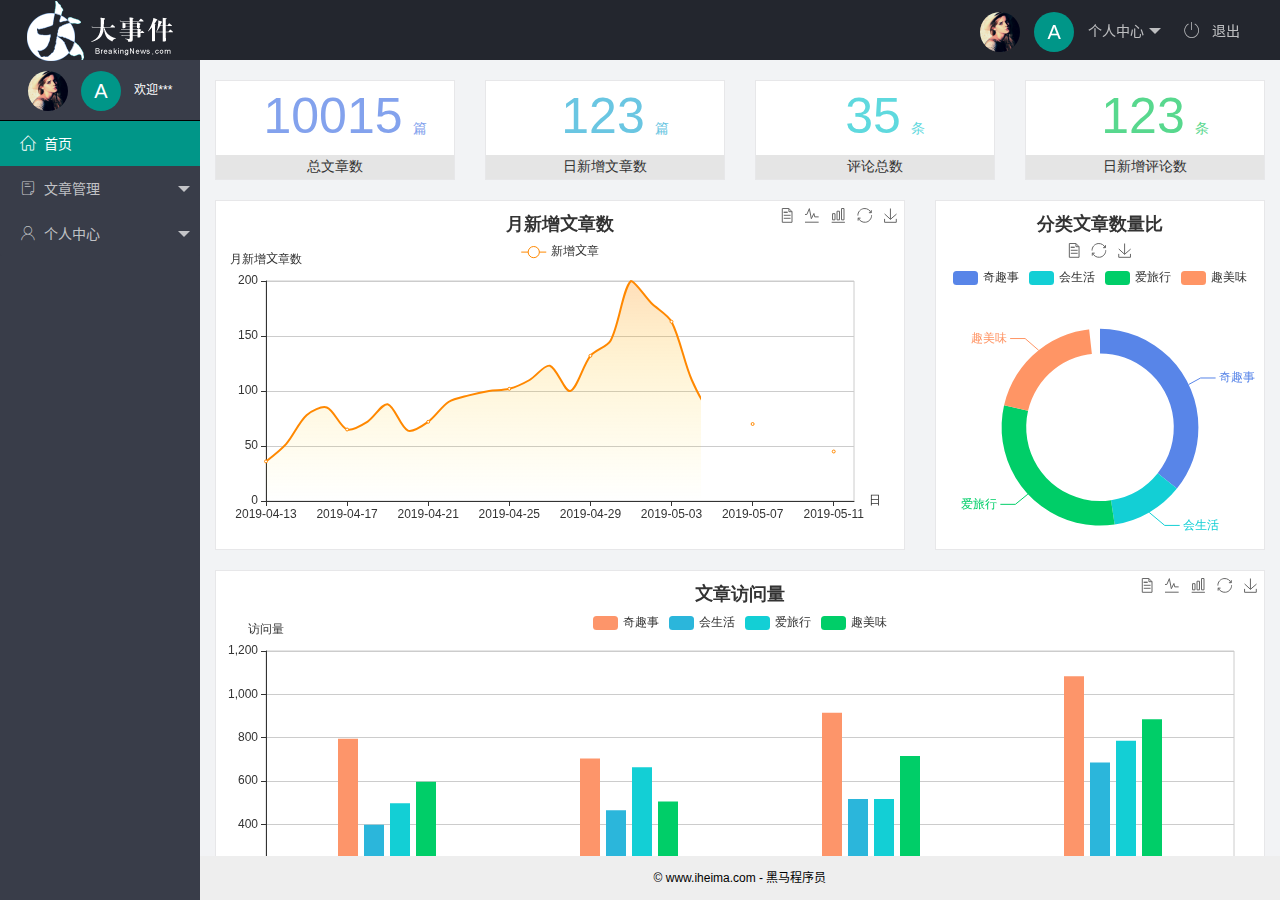
<file: index.html>
<!DOCTYPE html>
<html lang="zh-CN">

<head>
    <meta charset="UTF-8">
    <meta name="viewport" content="width=device-width, initial-scale=1.0">
    <title>大事件后台主页</title>
    <link rel="shortcut icon" href="logo-ico.ico" />
    <link rel="stylesheet" href="/assets/lib/layui/css/layui.css">
    <link rel="stylesheet" href="/assets/fonts/iconfont.css">
    <link rel="stylesheet" href="/assets/css/index.css">
</head>

<body class="layui-layout-body">
    <div class="layui-layout layui-layout-admin">
        <!-- 头部区 -->
        <div class="layui-header">
            <!-- 左上logo区 -->
            <div class="layui-logo">
                <img src="/assets/images/logo.png" alt="">
            </div>
            <!-- 右上退出登录区 -->
            <ul class="layui-nav layui-layout-right">
                <li class="layui-nav-item">
                    <a href="javascript:;" class="userinfo">
                        <img class="layui-nav-img" src="/assets/images/sample.jpg">
                        <span class="user-avatar">A</span> 个人中心
                    </a>
                    <dl class="layui-nav-child">
                        <dd><a href="/user/user_info.html" target="fm">基本资料</a></dd>
                        <dd><a href="/user/user_avatar.html" target="fm">更换头像</a></dd>
                        <dd><a href="/user/user_pwd.html" target="fm">重置密码</a></dd>
                    </dl>
                </li>
                <li class="layui-nav-item">
                    <a href="javascript:;" id="btnLogout">
                        <span class="iconfont icon-tuichu"></span> 退出
                    </a>
                </li>
            </ul>
        </div>
        <!-- 主体区 -->
        <div class="layui-side layui-bg-black">
            <div class="layui-side-scroll">
                <div class="userinfo">
                    <img class="layui-nav-img" src="/assets/images/sample.jpg">
                    <span class="user-avatar">A</span>
                    <span id="welcome">欢迎***</span>
                </div>
                <!-- 左侧导航区域（可配合layui已有的垂直导航） -->
                <ul class="layui-nav layui-nav-tree" lay-shrink="all">
                    <li class="layui-nav-item layui-this">
                        <a href="/home/dashboard.html" target="fm">
                            <span class="iconfont icon-home"></span>首页</a>
                    </li>
                    <li class="layui-nav-item">
                        <a class="" href="javascript:;">
                            <span class="iconfont icon-16"></span>文章管理</a>
                        <dl class="layui-nav-child">
                            <dd>
                                <a href="javascript:;"> <i class="layui-icon layui-icon-app"></i>文章类别</a>
                            </dd>
                            <dd>
                                <a href="javascript:;"> <i class="layui-icon layui-icon-app"></i>文章列表</a>
                            </dd>
                            <dd>
                                <a href="javascript:;"> <i class="layui-icon layui-icon-app"></i>发布文章</a>
                            </dd>
                        </dl>
                    </li>
                    <li class="layui-nav-item">
                        <a href="javascript:;">
                            <span class="iconfont icon-user"></span>个人中心</a>
                        <dl class="layui-nav-child">
                            <dd>
                                <a href="/user/user_info.html" target="fm">
                                    <i class="layui-icon layui-icon-app"></i> 基本资料</a>
                            </dd>
                            <dd>
                                <a href="/user/user_avatar.html" target="fm"> <i class="layui-icon layui-icon-app"></i>更换头像</a>
                            </dd>
                            <dd>
                                <a href="/user/user_pwd.html" target="fm"> <i class="layui-icon layui-icon-app"></i>重置密码</a>
                            </dd>
                        </dl>
                    </li>
                </ul>
            </div>
        </div>

        <div class="layui-body">
            <!-- 内容主体区域 -->
            <iframe src="/home/dashboard.html" frameborder="0" name="fm"></iframe>
        </div>

        <div class="layui-footer">
            <!-- 底部固定区域 -->
            © www.iheima.com - 黑马程序员
        </div>
    </div>

    <script src="/assets/lib/jquery.js"></script>
    <script src="/assets/lib/layui/layui.all.js"></script>
    <script src="/assets/js/baseAPI.js"></script>
    <script src="/assets/js/index.js"></script>
</body>

</html>
</file>
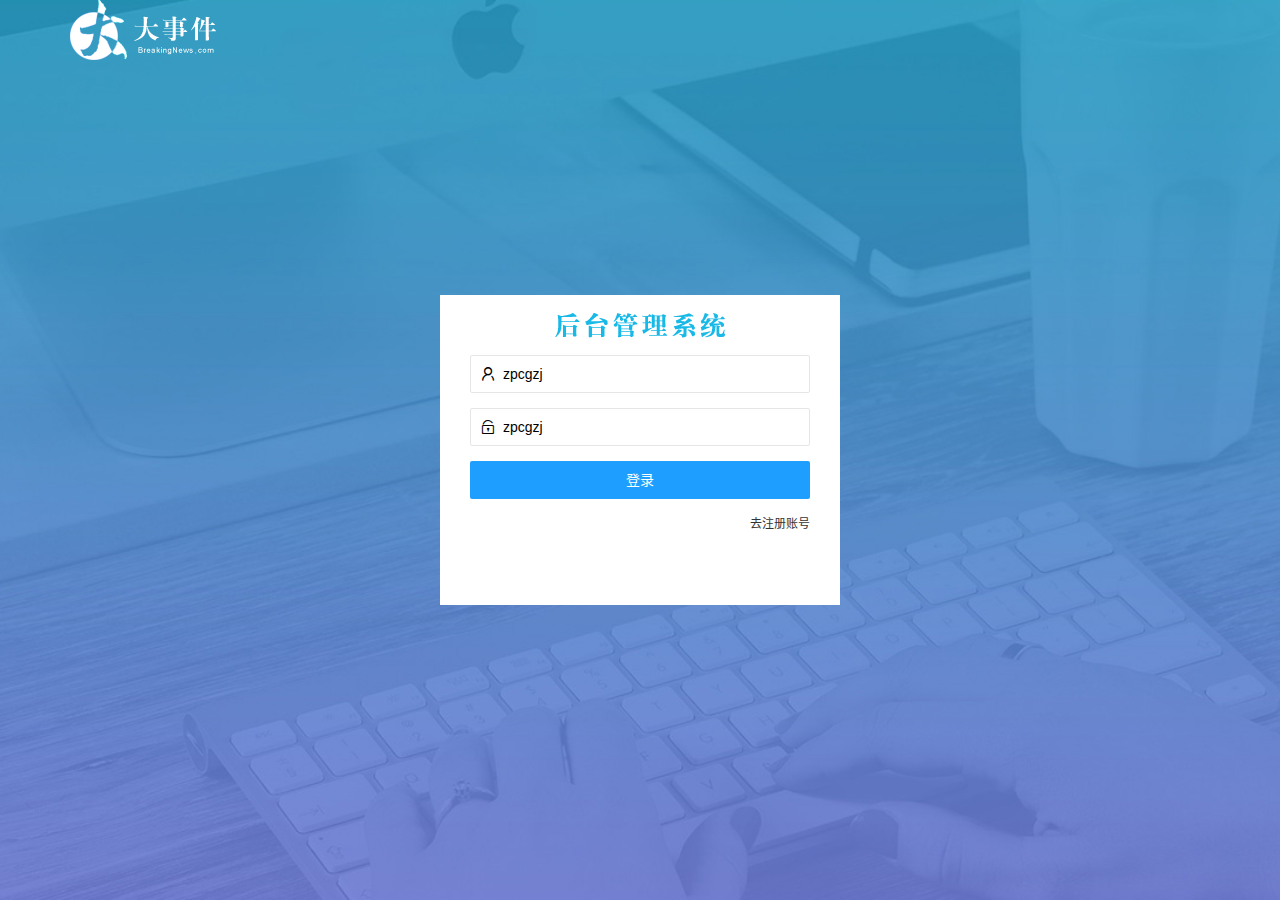
<file: login.html>
<!DOCTYPE html>
<html lang="zh-CN">

<head>
    <meta charset="UTF-8">
    <meta name="viewport" content="width=device-width, initial-scale=1.0">
    <title>大事件登录页面</title>
    <link rel="shortcut icon" href="logo-ico.ico" />
    <link rel="stylesheet" href="/assets/lib/layui/css/layui.css">
    <link rel="stylesheet" href="/assets/css/login.css">
</head>

<body>
    <!-- 顶部logo区 -->
    <div class="layui-main">
        <img src="/assets/images/logo.png" alt="">
    </div>
    <!-- 注册和登录区 -->
    <div class="loginAndRegBox">
        <!-- 登录区的标题区域 -->
        <div class="titleBox"></div>
        <!-- 登录区 -->
        <div class="login-box">
            <form class="layui-form" id="form_login">
                <!-- 用户名 -->
                <div class="layui-form-item">
                    <i class="layui-icon layui-icon-username"></i>
                    <input type="text" name="username" required lay-verify="required" placeholder="请输入用户名" autocomplete="off" class="layui-input" value="zpcgzj">
                </div>
                <!-- 密码 -->
                <div class="layui-form-item">
                    <i class="layui-icon layui-icon-password"></i>
                    <input type="text" name="password" required lay-verify="required|pwd" placeholder="请输入密码" autocomplete="off" class="layui-input" value="zpcgzj">
                </div>
                <!-- 登录按钮 -->
                <div class="layui-form-item">
                    <button class="layui-btn layui-btn-fluid layui-btn-normal" lay-submit lay-filter="formDemo">登录</button>
                </div>
                <div class="layui-form-item links">
                    <a href="javascript:;" id="link_reg">去注册账号</a>

                </div>
            </form>
        </div>
        <!-- 注册区 -->
        <div class="reg-box" style="display: none;">
            <form class="layui-form" id="form_reg">
                <!-- 用户名 -->
                <div class="layui-form-item">
                    <i class="layui-icon layui-icon-username"></i>
                    <input type="text" name="username" required lay-verify="required" placeholder="请输入用户名" autocomplete="off" class="layui-input">
                </div>
                <!-- 密码 -->
                <div class="layui-form-item">
                    <i class="layui-icon layui-icon-password"></i>
                    <input type="text" name="password" required lay-verify="required|pwd" placeholder="请输入密码" autocomplete="off" class="layui-input">
                </div>
                <!-- 确认密码 -->
                <div class="layui-form-item">
                    <i class="layui-icon layui-icon-password"></i>
                    <input type="text" name="repassword" required lay-verify="required|pwd|repwd" placeholder="请确认密码" autocomplete="off" class="layui-input">
                </div>
                <!-- 注册按钮 -->
                <div class="layui-form-item">
                    <button class="layui-btn layui-btn-fluid layui-btn-normal" lay-submit lay-filter="formDemo">注册</button>
                </div>
                <div class="layui-form-item links">
                    <a href="javascript:;" id="link_login">去登录</a>
                </div>
            </form>
        </div>
    </div>



    <script src="/assets/lib/jquery.js"></script>
    <script src="/assets/lib/layui/layui.all.js"></script>
    <script src="/assets/js/baseAPI.js"></script>
    <script src="/assets/js/login.js"></script>
</body>

</html>
</file>
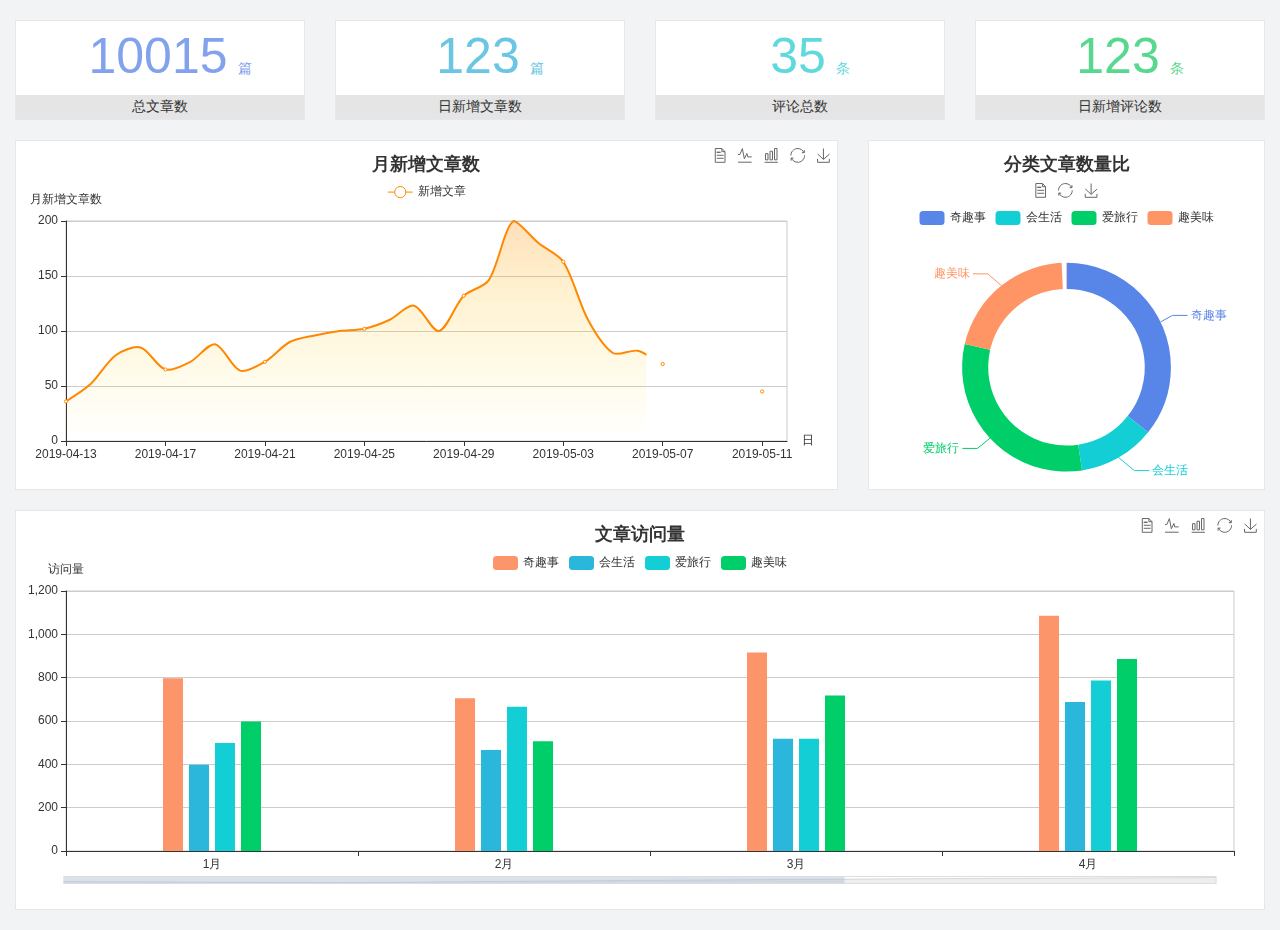
<file: home/dashboard.html>
<!DOCTYPE html>
<html lang="en">

<head>
  <meta charset="UTF-8">
  <meta name="viewport" content="width=device-width, initial-scale=1.0">
  <meta http-equiv="X-UA-Compatible" content="ie=edge">
  <title>图表统计</title>
  <link rel="stylesheet" href="../assets/lib/bootstrap.css" />
  <link rel="stylesheet" href="../assets/lib/main.css" />
  <script src="../assets/lib/jquery.js"></script>
  <script type="text/javascript" src="../assets/lib/echarts.min.js"></script>
</head>

<body>
  <div class="container-fluid">
    <div class="row spannel_list">
      <div class="col-sm-3 col-xs-6">
        <div class="spannel">
          <em>10015</em><span>篇</span>
          <b>总文章数</b>
        </div>
      </div>
      <div class="col-sm-3 col-xs-6">
        <div class="spannel scolor01">
          <em>123</em><span>篇</span>
          <b>日新增文章数</b>
        </div>
      </div>
      <div class="col-sm-3 col-xs-6">
        <div class="spannel scolor02">
          <em>35</em><span>条</span>
          <b>评论总数</b>
        </div>
      </div>
      <div class="col-sm-3 col-xs-6">
        <div class="spannel scolor03">
          <em>123</em><span>条</span>
          <b>日新增评论数</b>
        </div>
      </div>
    </div>
  </div>

  <div class="container-fluid">
    <div class="row curve-pie">
      <div class="col-lg-8 col-md-8">
        <div class="gragh_pannel" id="curve_show"></div>
      </div>
      <div class="col-lg-4 col-md-4">
        <div class="gragh_pannel" id="pie_show"></div>
      </div>
    </div>
  </div>

  <div class="container-fluid">
    <div class="column_pannel" id="column_show"></div>
  </div>

  <script>
    var oChart = echarts.init(document.getElementById('curve_show'));
    var aList_all = [
      { 'count': 36, 'date': '2019-04-13' },
      { 'count': 52, 'date': '2019-04-14' },
      { 'count': 78, 'date': '2019-04-15' },
      { 'count': 85, 'date': '2019-04-16' },
      { 'count': 65, 'date': '2019-04-17' },
      { 'count': 72, 'date': '2019-04-18' },
      { 'count': 88, 'date': '2019-04-19' },
      { 'count': 64, 'date': '2019-04-20' },
      { 'count': 72, 'date': '2019-04-21' },
      { 'count': 90, 'date': '2019-04-22' },
      { 'count': 96, 'date': '2019-04-23' },
      { 'count': 100, 'date': '2019-04-24' },
      { 'count': 102, 'date': '2019-04-25' },
      { 'count': 110, 'date': '2019-04-26' },
      { 'count': 123, 'date': '2019-04-27' },
      { 'count': 100, 'date': '2019-04-28' },
      { 'count': 132, 'date': '2019-04-29' },
      { 'count': 146, 'date': '2019-04-30' },
      { 'count': 200, 'date': '2019-05-01' },
      { 'count': 180, 'date': '2019-05-02' },
      { 'count': 163, 'date': '2019-05-03' },
      { 'count': 110, 'date': '2019-05-04' },
      { 'count': 80, 'date': '2019-05-05' },
      { 'count': 82, 'date': '2019-05-06' },
      { 'count': 70, 'date': '2019-05-07' },
      { 'count': 65, 'date': '2019-05-08' },
      { 'count': 54, 'date': '2019-05-09' },
      { 'count': 40, 'date': '2019-05-10' },
      { 'count': 45, 'date': '2019-05-11' },
      { 'count': 38, 'date': '2019-05-12' },
    ];

    let aCount = [];
    let aDate = [];

    for (var i = 0; i < aList_all.length; i++) {
      aCount.push(aList_all[i].count);
      aDate.push(aList_all[i].date);
    }

    var chartopt = {
      title: {
        text: '月新增文章数',
        left: 'center',
        top: '10'
      },
      tooltip: {
        trigger: 'axis'
      },
      legend: {
        data: ['新增文章'],
        top: '40'
      },
      toolbox: {
        show: true,
        feature: {
          mark: { show: true },
          dataView: { show: true, readOnly: false },
          magicType: { show: true, type: ['line', 'bar'] },
          restore: { show: true },
          saveAsImage: { show: true }
        }
      },
      calculable: true,
      xAxis: [
        {
          name: '日',
          type: 'category',
          boundaryGap: false,
          data: aDate
        }
      ],
      yAxis: [
        {
          name: '月新增文章数',
          type: 'value'
        }
      ],
      series: [
        {
          name: '新增文章',
          type: 'line',
          smooth: true,
          itemStyle: { normal: { areaStyle: { type: 'default' }, color: '#f80' }, lineStyle: { color: '#f80' } },
          data: aCount
        }],
      areaStyle: {
        normal: {
          color: new echarts.graphic.LinearGradient(0, 0, 0, 1, [{
            offset: 0,
            color: 'rgba(255,136,0,0.39)'
          }, {
            offset: .34,
            color: 'rgba(255,180,0,0.25)'
          }, {
            offset: 1,
            color: 'rgba(255,222,0,0.00)'
          }])

        }
      },
      grid: {
        show: true,
        x: 50,
        x2: 50,
        y: 80,
        height: 220
      }
    };

    oChart.setOption(chartopt);


    var oPie = echarts.init(document.getElementById('pie_show'));
    var oPieopt =
    {
      title: {
        top: 10,
        text: '分类文章数量比',
        x: 'center'
      },
      tooltip: {
        trigger: 'item',
        formatter: "{a} <br/>{b} : {c} ({d}%)"
      },
      color: ['#5885e8', '#13cfd5', '#00ce68', '#ff9565'],
      legend: {
        x: 'center',
        top: 65,
        data: ['奇趣事', '会生活', '爱旅行', '趣美味']
      },
      toolbox: {
        show: true,
        x: 'center',
        top: 35,
        feature: {
          mark: { show: true },
          dataView: { show: true, readOnly: false },
          magicType: {
            show: true,
            type: ['pie', 'funnel'],
            option: {
              funnel: {
                x: '25%',
                width: '50%',
                funnelAlign: 'left',
                max: 1548
              }
            }
          },
          restore: { show: true },
          saveAsImage: { show: true }
        }
      },
      calculable: true,
      series: [
        {
          name: '访问来源',
          type: 'pie',
          radius: ['45%', '60%'],
          center: ['50%', '65%'],
          data: [
            { value: 300, name: '奇趣事' },
            { value: 100, name: '会生活' },
            { value: 260, name: '爱旅行' },
            { value: 180, name: '趣美味' }
          ]
        }
      ]
    };
    oPie.setOption(oPieopt);



    var oColumn = this.echarts.init(document.getElementById('column_show'));
    var oColumnopt =
    {
      title: {
        text: '文章访问量',
        left: 'center',
        top: '10'
      },
      tooltip: {
        trigger: 'axis'
      },
      legend: {
        data: ['奇趣事', '会生活', '爱旅行', '趣美味'],
        top: '40'
      },
      toolbox: {
        show: true,
        feature: {
          mark: { show: true },
          dataView: { show: true, readOnly: false },
          magicType: { show: true, type: ['line', 'bar'] },
          restore: { show: true },
          saveAsImage: { show: true }
        }
      },
      calculable: true,
      xAxis: [
        {
          type: 'category',
          data: ['1月', '2月', '3月', '4月', '5月']
        }
      ],
      yAxis: [
        {
          name: '访问量',
          type: 'value'
        }
      ],
      series: [
        {
          name: '奇趣事',
          type: 'bar',
          barWidth: 20,
          itemStyle: {
            normal: { areaStyle: { type: 'default' }, color: '#fd956a' }
          },
          data: [800, 708, 920, 1090, 1200]
        },
        {
          name: '会生活',
          type: 'bar',
          barWidth: 20,
          itemStyle: {
            normal: { areaStyle: { type: 'default' }, color: '#2bb6db' }
          },
          data: [400, 468, 520, 690, 800]
        },
        {
          name: '爱旅行',
          type: 'bar',
          barWidth: 20,
          itemStyle: {
            normal: { areaStyle: { type: 'default' }, color: '#13cfd5' }
          },
          data: [500, 668, 520, 790, 900]
        },
        {
          name: '趣美味',
          type: 'bar',
          barWidth: 20,
          itemStyle: {
            normal: { areaStyle: { type: 'default' }, color: '#00ce68' }
          },
          data: [600, 508, 720, 890, 1000]
        }
      ],
      grid: {
        show: true,
        x: 50,
        x2: 30,
        y: 80,
        height: 260
      },
      dataZoom: [//给x轴设置滚动条
        {
          start: 0,//默认为0
          end: 100 - 1000 / 31,//默认为100
          type: 'slider',
          show: true,
          xAxisIndex: [0],
          handleSize: 0,//滑动条的 左右2个滑动条的大小
          height: 8,//组件高度
          left: 45, //左边的距离
          right: 50,//右边的距离
          bottom: 26,//右边的距离
          handleColor: '#ddd',//h滑动图标的颜色
          handleStyle: {
            borderColor: "#cacaca",
            borderWidth: "1",
            shadowBlur: 2,
            background: "#ddd",
            shadowColor: "#ddd",
          }
        }]
    };
    oColumn.setOption(oColumnopt);
  </script>
</body>

</html>
</file>
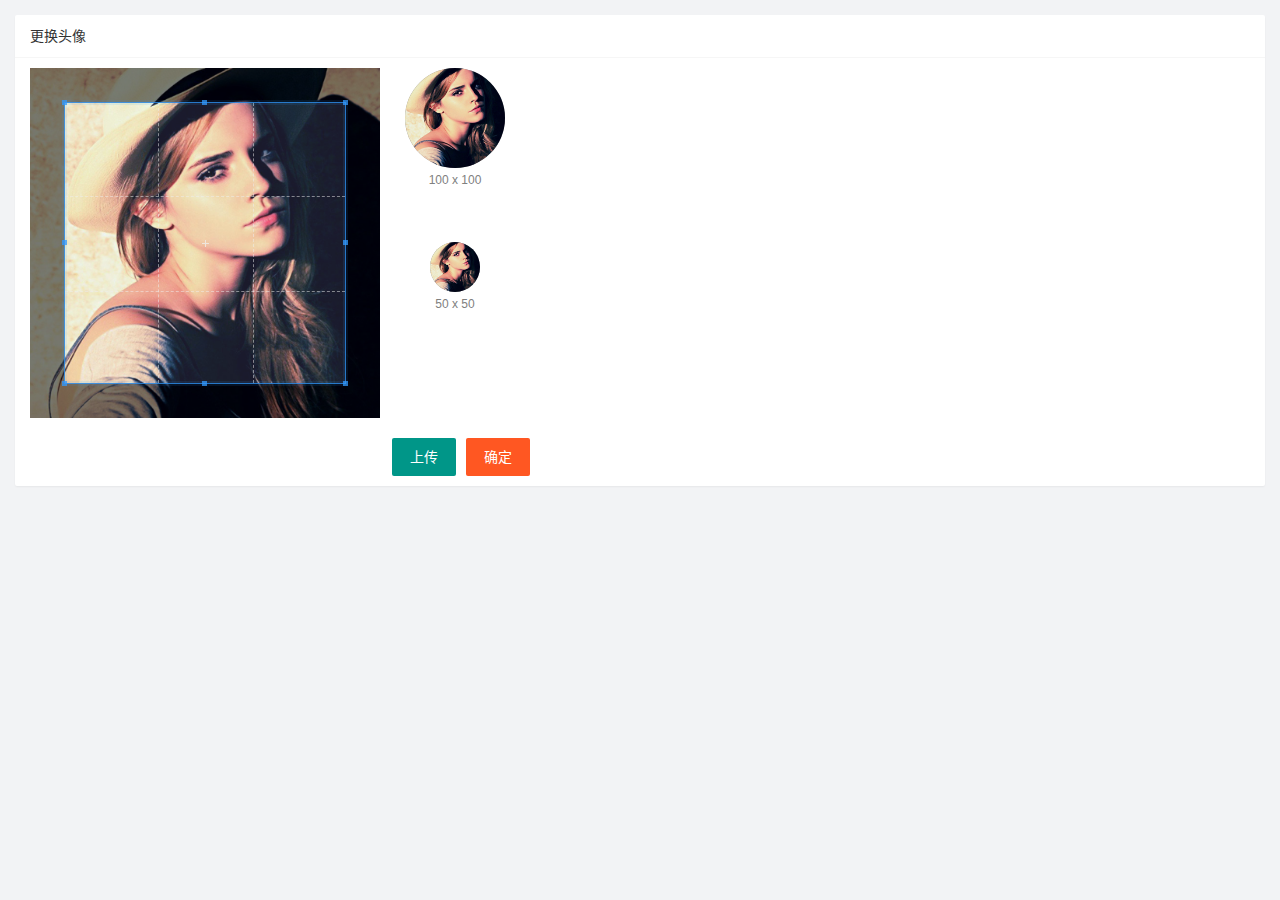
<file: user/user_avatar.html>
<!DOCTYPE html>
<html lang="zh-CN">

<head>
    <meta charset="UTF-8">
    <meta name="viewport" content="width=device-width, initial-scale=1.0">
    <title>更换头像</title>
    <link rel="shortcut icon" href="logo-ico.ico" />
    <link rel="stylesheet" href="/assets/lib/layui/css/layui.css">
    <link rel="stylesheet" href="/assets/lib/cropper/cropper.css">
    <link rel="stylesheet" href="/assets/css/user/user_avatar.css">
</head>

<body>

    <div class="layui-card">
        <div class="layui-card-header">更换头像</div>
        <div class="layui-card-body">
            <!-- 第一行的图片裁剪和预览区域 -->
            <div class="row1">
                <!-- 图片裁剪区域 -->
                <div class="cropper-box">
                    <!-- 这个 img 标签很重要，将来会把它初始化为裁剪区域 -->
                    <img id="image" src="/assets/images/sample.jpg" />
                </div>
                <!-- 图片的预览区域 -->
                <div class="preview-box">
                    <div>
                        <!-- 宽高为 100px 的预览区域 -->
                        <div class="img-preview w100"></div>
                        <p class="size">100 x 100</p>
                    </div>
                    <div>
                        <!-- 宽高为 50px 的预览区域 -->
                        <div class="img-preview w50"></div>
                        <p class="size">50 x 50</p>
                    </div>
                </div>
            </div>
            <!-- 第二行的按钮区域 -->
            <div class="row2">
                <input type="file" id="file" accept="image/png,image/jpeg" style="display: none;">
                <button type="button" class="layui-btn" id="btnChooseImage">上传</button>
                <button type="button" class="layui-btn layui-btn-danger" id="btnUpload">确定</button>
            </div>
        </div>
    </div>

    <script src="/assets/lib/jquery.js"></script>
    <script src="/assets/lib/layui/layui.all.js"></script>
    <script src="/assets/lib/cropper/Cropper.js"></script>
    <script src="/assets/lib/cropper/jquery-cropper.js"></script>
    <script src="/assets/js/baseAPI.js"></script>
    <script src="/assets/js/user/user_avatar.js"></script>
</body>

</html>
</file>
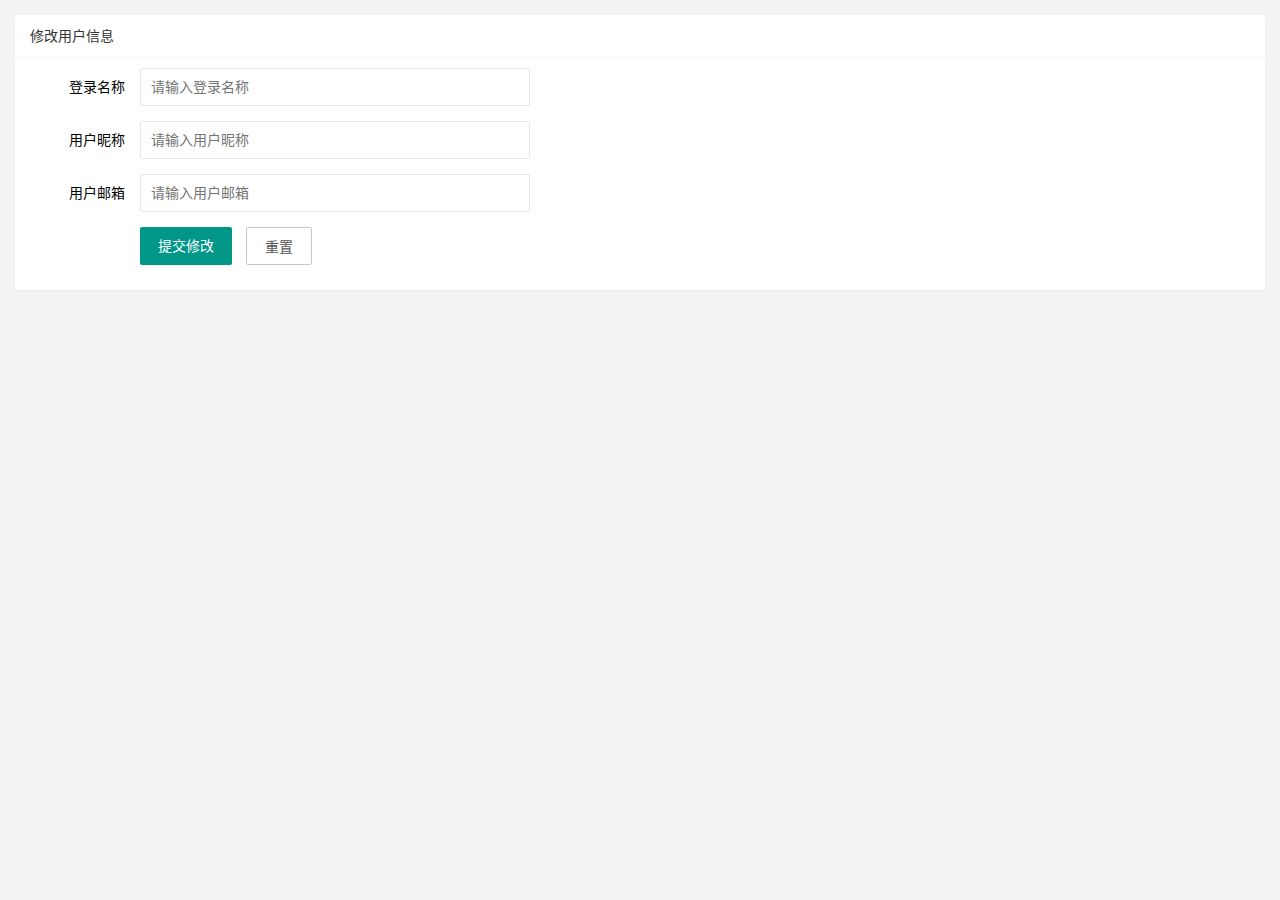
<file: user/user_info.html>
<!DOCTYPE html>
<html lang="zh-CN">

<head>
    <meta charset="UTF-8">
    <meta name="viewport" content="width=device-width, initial-scale=1.0">
    <title>个人信息修改页面</title>
    <link rel="shortcut icon" href="logo-ico.ico" />
    <link rel="stylesheet" href="/assets/lib/layui/css/layui.css">
    <link rel="stylesheet" href="/assets/css/user/user_info.css">
</head>
</head>

<body>
    <div class="layui-card">
        <div class="layui-card-header">修改用户信息</div>
        <div class="layui-card-body">
            <form class="layui-form" lay-filter="formUserInfo">
                <!-- 隐藏的保存ID的位置 -->
                <input type="hidden" name="id">
                <!-- 登录名称 -->
                <div class="layui-form-item">
                    <label class="layui-form-label">登录名称</label>
                    <div class="layui-input-block">
                        <input type="text" name="username" required lay-verify="required" placeholder="请输入登录名称" autocomplete="off" class="layui-input" readonly>
                    </div>
                </div>
                <!-- 用户昵称 -->
                <div class="layui-form-item">
                    <label class="layui-form-label">用户昵称</label>
                    <div class="layui-input-block">
                        <input type="text" name="nickname" required lay-verify="required|nickname" placeholder="请输入用户昵称" autocomplete="off" class="layui-input">
                    </div>
                </div>
                <!-- 用户邮箱 -->
                <div class="layui-form-item">
                    <label class="layui-form-label">用户邮箱</label>
                    <div class="layui-input-block">
                        <input type="text" name="email" required lay-verify="required|email" placeholder="请输入用户邮箱" autocomplete="off" class="layui-input">
                    </div>
                </div>
                <!-- 按钮框 -->
                <div class="layui-form-item">
                    <div class="layui-input-block">
                        <button class="layui-btn" lay-submit lay-filter="formDemo">提交修改</button>
                        <button type="reset" class="layui-btn layui-btn-primary" id="btnReset">重置</button>
                    </div>
                </div>
            </form>
        </div>
    </div>

    <script src="/assets/lib/jquery.js"></script>
    <script src="/assets/lib/layui/layui.all.js"></script>
    <script src="/assets/js/baseAPI.js"></script>
    <script src="/assets/js/user/user_info.js"></script>
</body>

</html>
</file>
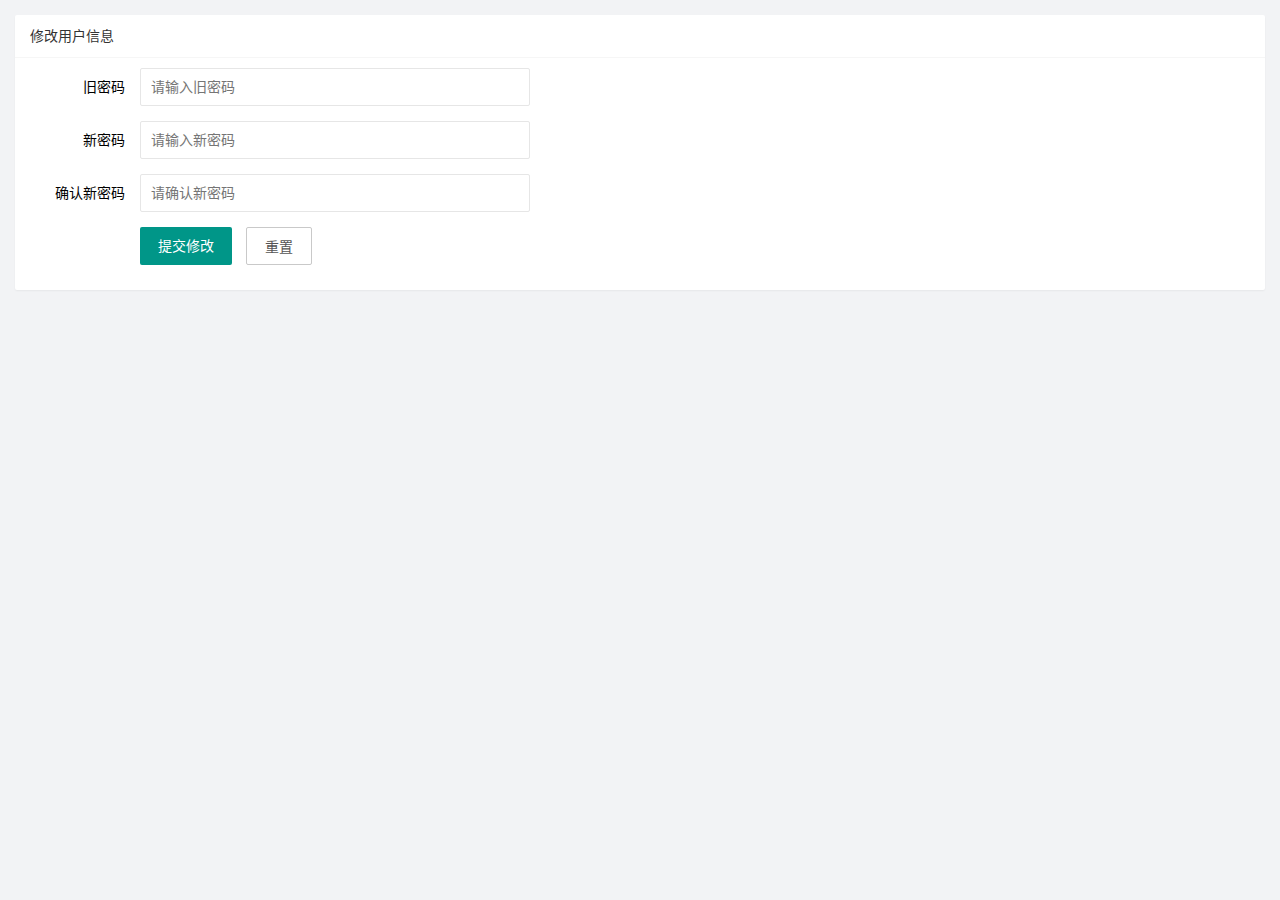
<file: user/user_pwd.html>
<!DOCTYPE html>
<html lang="zh-CN">

<head>
    <meta charset="UTF-8">
    <meta name="viewport" content="width=device-width, initial-scale=1.0">
    <title>修改密码</title>
    <link rel="shortcut icon" href="logo-ico.ico" />
    <link rel="stylesheet" href="/assets/lib/layui/css/layui.css">
    <link rel="stylesheet" href="/assets/css/user/user_pwd.css">
</head>
</head>

<body>
    <div class="layui-card">
        <div class="layui-card-header">修改用户信息</div>
        <div class="layui-card-body">
            <form class="layui-form">
                <!-- 旧密码 -->
                <div class="layui-form-item">
                    <label class="layui-form-label">旧密码</label>
                    <div class="layui-input-block">
                        <input type="text" name="oldPwd" required lay-verify="required|pwd" placeholder="请输入旧密码" autocomplete="off" class="layui-input">
                    </div>
                </div>
                <!-- 新密码 -->
                <div class="layui-form-item">
                    <label class="layui-form-label">新密码</label>
                    <div class="layui-input-block">
                        <input type="text" name="newPwd" required lay-verify="required|pwd|samepwd" placeholder="请输入新密码" autocomplete="off" class="layui-input">
                    </div>
                </div>
                <!-- 确认新密码 -->
                <div class="layui-form-item">
                    <label class="layui-form-label">确认新密码</label>
                    <div class="layui-input-block">
                        <input type="text" name="rePwd" required lay-verify="required|pwd|repwd" placeholder="请确认新密码" autocomplete="off" class="layui-input">
                    </div>
                </div>
                <!-- 按钮框 -->
                <div class="layui-form-item">
                    <div class="layui-input-block">
                        <button class="layui-btn" lay-submit lay-filter="formDemo">提交修改</button>
                        <button type="reset" class="layui-btn layui-btn-primary">重置</button>

                    </div>
                </div>
            </form>
        </div>
    </div>

    <script src="/assets/lib/jquery.js"></script>
    <script src="/assets/lib/layui/layui.all.js"></script>
    <script src="/assets/js/baseAPI.js"></script>
    <script src="/assets/js/user/user_pwd.js"></script>
</body>

</html>
</file>
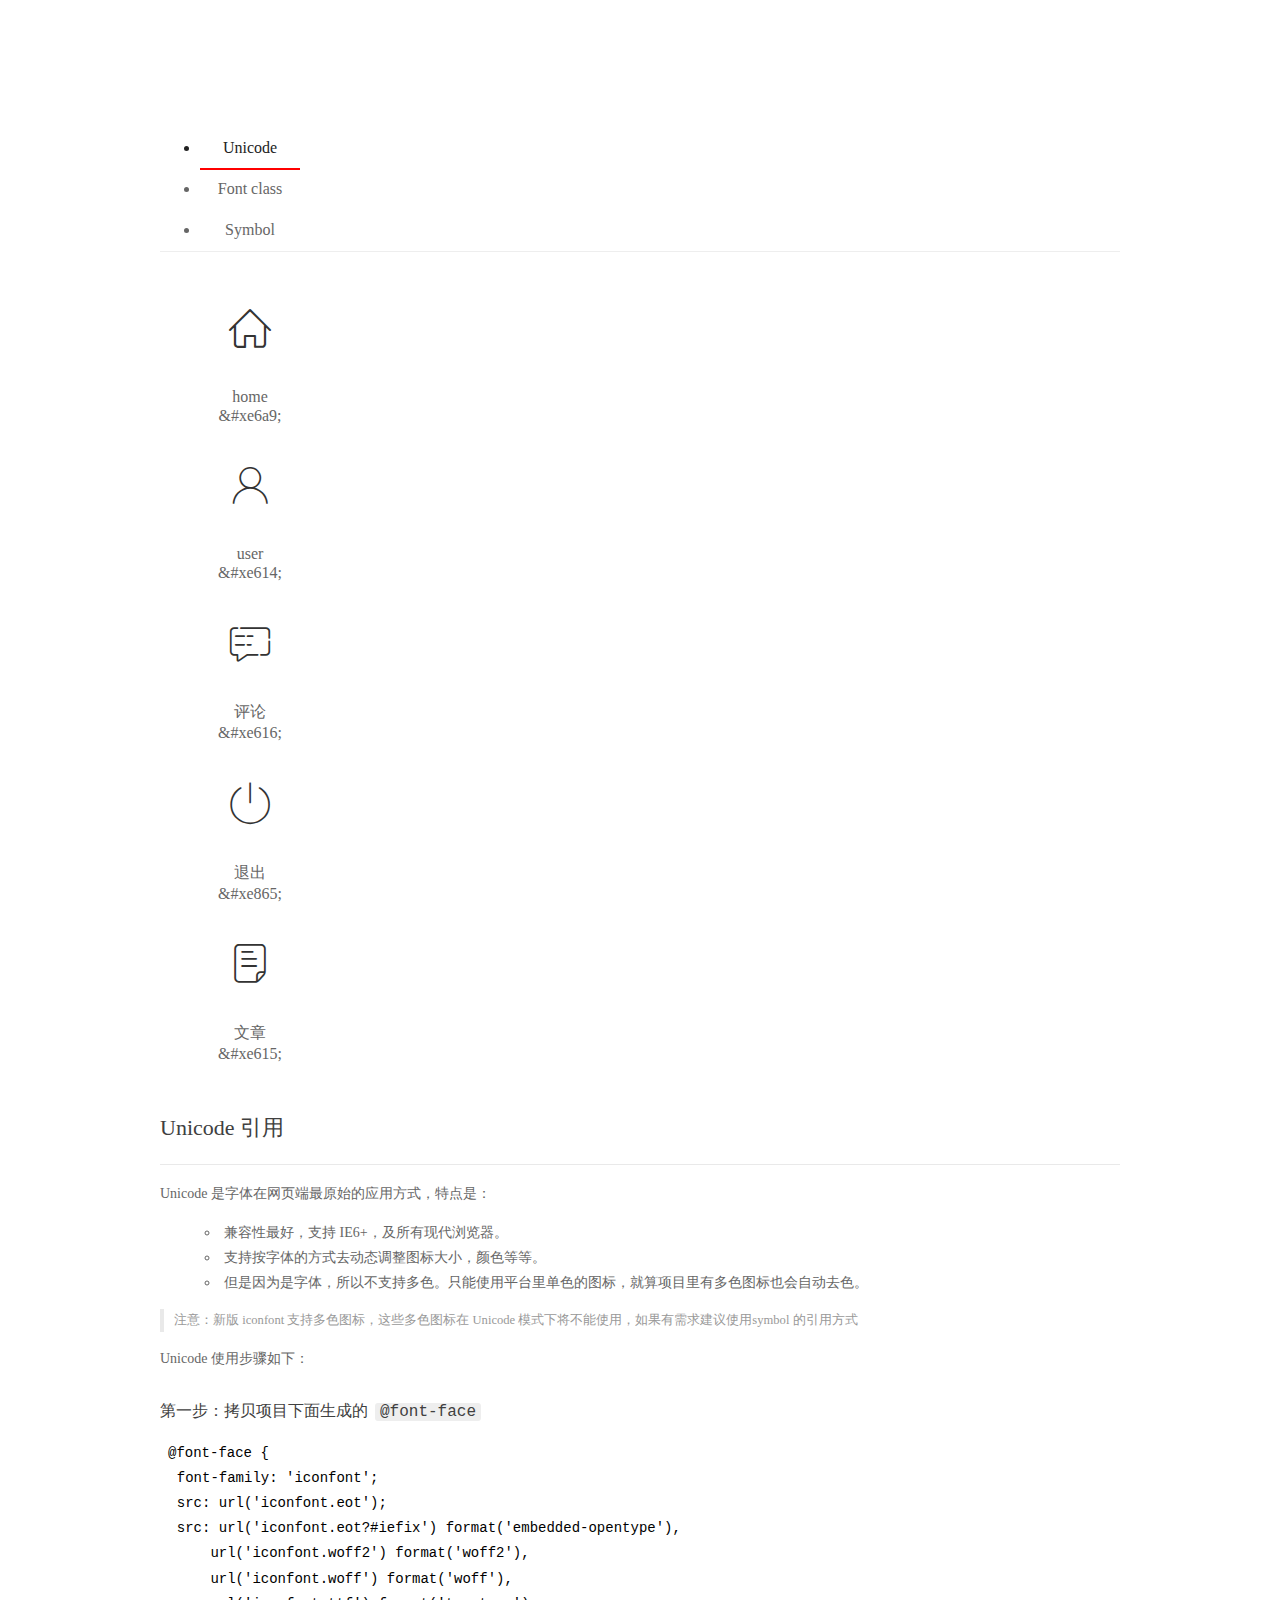
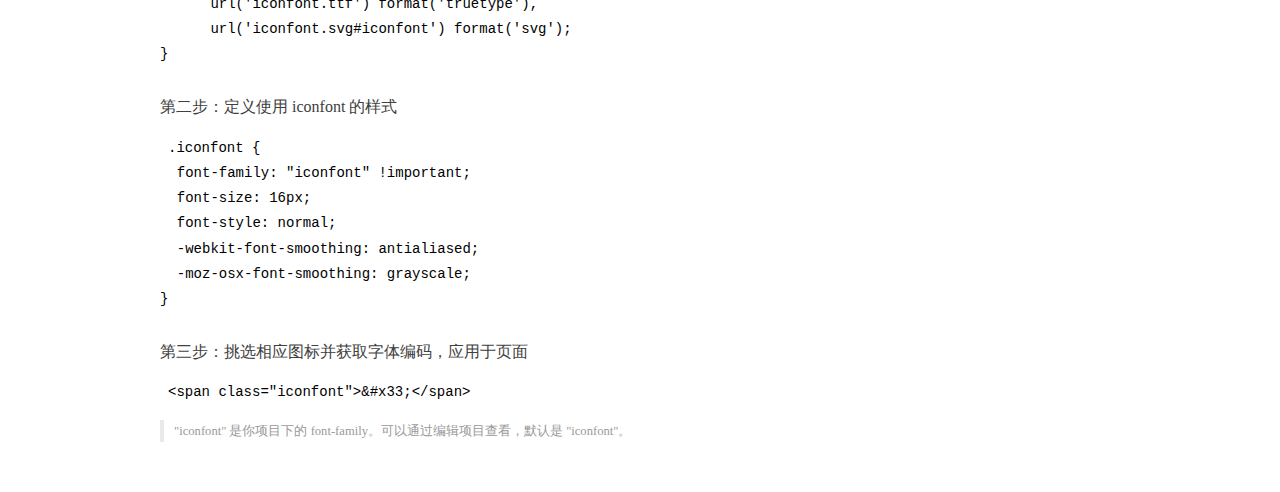
<file: assets/fonts/demo_index.html>
<!DOCTYPE html>
<html>
<head>
  <meta charset="utf-8"/>
  <title>IconFont Demo</title>
  <link rel="shortcut icon" href="https://gtms04.alicdn.com/tps/i4/TB1_oz6GVXXXXaFXpXXJDFnIXXX-64-64.ico" type="image/x-icon"/>
  <link rel="stylesheet" href="https://g.alicdn.com/thx/cube/1.3.2/cube.min.css">
  <link rel="stylesheet" href="demo.css">
  <link rel="stylesheet" href="iconfont.css">
  <script src="iconfont.js"></script>
  <!-- jQuery -->
  <script src="https://a1.alicdn.com/oss/uploads/2018/12/26/7bfddb60-08e8-11e9-9b04-53e73bb6408b.js"></script>
  <!-- 代码高亮 -->
  <script src="https://a1.alicdn.com/oss/uploads/2018/12/26/a3f714d0-08e6-11e9-8a15-ebf944d7534c.js"></script>
</head>
<body>
  <div class="main">
    <h1 class="logo"><a href="https://www.iconfont.cn/" title="iconfont 首页" target="_blank">&#xe86b;</a></h1>
    <div class="nav-tabs">
      <ul id="tabs" class="dib-box">
        <li class="dib active"><span>Unicode</span></li>
        <li class="dib"><span>Font class</span></li>
        <li class="dib"><span>Symbol</span></li>
      </ul>
      
    </div>
    <div class="tab-container">
      <div class="content unicode" style="display: block;">
          <ul class="icon_lists dib-box">
          
            <li class="dib">
              <span class="icon iconfont">&#xe6a9;</span>
                <div class="name">home</div>
                <div class="code-name">&amp;#xe6a9;</div>
              </li>
          
            <li class="dib">
              <span class="icon iconfont">&#xe614;</span>
                <div class="name">user</div>
                <div class="code-name">&amp;#xe614;</div>
              </li>
          
            <li class="dib">
              <span class="icon iconfont">&#xe616;</span>
                <div class="name">评论</div>
                <div class="code-name">&amp;#xe616;</div>
              </li>
          
            <li class="dib">
              <span class="icon iconfont">&#xe865;</span>
                <div class="name">退出</div>
                <div class="code-name">&amp;#xe865;</div>
              </li>
          
            <li class="dib">
              <span class="icon iconfont">&#xe615;</span>
                <div class="name">文章</div>
                <div class="code-name">&amp;#xe615;</div>
              </li>
          
          </ul>
          <div class="article markdown">
          <h2 id="unicode-">Unicode 引用</h2>
          <hr>

          <p>Unicode 是字体在网页端最原始的应用方式，特点是：</p>
          <ul>
            <li>兼容性最好，支持 IE6+，及所有现代浏览器。</li>
            <li>支持按字体的方式去动态调整图标大小，颜色等等。</li>
            <li>但是因为是字体，所以不支持多色。只能使用平台里单色的图标，就算项目里有多色图标也会自动去色。</li>
          </ul>
          <blockquote>
            <p>注意：新版 iconfont 支持多色图标，这些多色图标在 Unicode 模式下将不能使用，如果有需求建议使用symbol 的引用方式</p>
          </blockquote>
          <p>Unicode 使用步骤如下：</p>
          <h3 id="-font-face">第一步：拷贝项目下面生成的 <code>@font-face</code></h3>
<pre><code class="language-css"
>@font-face {
  font-family: 'iconfont';
  src: url('iconfont.eot');
  src: url('iconfont.eot?#iefix') format('embedded-opentype'),
      url('iconfont.woff2') format('woff2'),
      url('iconfont.woff') format('woff'),
      url('iconfont.ttf') format('truetype'),
      url('iconfont.svg#iconfont') format('svg');
}
</code></pre>
          <h3 id="-iconfont-">第二步：定义使用 iconfont 的样式</h3>
<pre><code class="language-css"
>.iconfont {
  font-family: "iconfont" !important;
  font-size: 16px;
  font-style: normal;
  -webkit-font-smoothing: antialiased;
  -moz-osx-font-smoothing: grayscale;
}
</code></pre>
          <h3 id="-">第三步：挑选相应图标并获取字体编码，应用于页面</h3>
<pre>
<code class="language-html"
>&lt;span class="iconfont"&gt;&amp;#x33;&lt;/span&gt;
</code></pre>
          <blockquote>
            <p>"iconfont" 是你项目下的 font-family。可以通过编辑项目查看，默认是 "iconfont"。</p>
          </blockquote>
          </div>
      </div>
      <div class="content font-class">
        <ul class="icon_lists dib-box">
          
          <li class="dib">
            <span class="icon iconfont icon-home"></span>
            <div class="name">
              home
            </div>
            <div class="code-name">.icon-home
            </div>
          </li>
          
          <li class="dib">
            <span class="icon iconfont icon-user"></span>
            <div class="name">
              user
            </div>
            <div class="code-name">.icon-user
            </div>
          </li>
          
          <li class="dib">
            <span class="icon iconfont icon-pinglun"></span>
            <div class="name">
              评论
            </div>
            <div class="code-name">.icon-pinglun
            </div>
          </li>
          
          <li class="dib">
            <span class="icon iconfont icon-tuichu"></span>
            <div class="name">
              退出
            </div>
            <div class="code-name">.icon-tuichu
            </div>
          </li>
          
          <li class="dib">
            <span class="icon iconfont icon-16"></span>
            <div class="name">
              文章
            </div>
            <div class="code-name">.icon-16
            </div>
          </li>
          
        </ul>
        <div class="article markdown">
        <h2 id="font-class-">font-class 引用</h2>
        <hr>

        <p>font-class 是 Unicode 使用方式的一种变种，主要是解决 Unicode 书写不直观，语意不明确的问题。</p>
        <p>与 Unicode 使用方式相比，具有如下特点：</p>
        <ul>
          <li>兼容性良好，支持 IE8+，及所有现代浏览器。</li>
          <li>相比于 Unicode 语意明确，书写更直观。可以很容易分辨这个 icon 是什么。</li>
          <li>因为使用 class 来定义图标，所以当要替换图标时，只需要修改 class 里面的 Unicode 引用。</li>
          <li>不过因为本质上还是使用的字体，所以多色图标还是不支持的。</li>
        </ul>
        <p>使用步骤如下：</p>
        <h3 id="-fontclass-">第一步：引入项目下面生成的 fontclass 代码：</h3>
<pre><code class="language-html">&lt;link rel="stylesheet" href="./iconfont.css"&gt;
</code></pre>
        <h3 id="-">第二步：挑选相应图标并获取类名，应用于页面：</h3>
<pre><code class="language-html">&lt;span class="iconfont icon-xxx"&gt;&lt;/span&gt;
</code></pre>
        <blockquote>
          <p>"
            iconfont" 是你项目下的 font-family。可以通过编辑项目查看，默认是 "iconfont"。</p>
        </blockquote>
      </div>
      </div>
      <div class="content symbol">
          <ul class="icon_lists dib-box">
          
            <li class="dib">
                <svg class="icon svg-icon" aria-hidden="true">
                  <use xlink:href="#icon-home"></use>
                </svg>
                <div class="name">home</div>
                <div class="code-name">#icon-home</div>
            </li>
          
            <li class="dib">
                <svg class="icon svg-icon" aria-hidden="true">
                  <use xlink:href="#icon-user"></use>
                </svg>
                <div class="name">user</div>
                <div class="code-name">#icon-user</div>
            </li>
          
            <li class="dib">
                <svg class="icon svg-icon" aria-hidden="true">
                  <use xlink:href="#icon-pinglun"></use>
                </svg>
                <div class="name">评论</div>
                <div class="code-name">#icon-pinglun</div>
            </li>
          
            <li class="dib">
                <svg class="icon svg-icon" aria-hidden="true">
                  <use xlink:href="#icon-tuichu"></use>
                </svg>
                <div class="name">退出</div>
                <div class="code-name">#icon-tuichu</div>
            </li>
          
            <li class="dib">
                <svg class="icon svg-icon" aria-hidden="true">
                  <use xlink:href="#icon-16"></use>
                </svg>
                <div class="name">文章</div>
                <div class="code-name">#icon-16</div>
            </li>
          
          </ul>
          <div class="article markdown">
          <h2 id="symbol-">Symbol 引用</h2>
          <hr>

          <p>这是一种全新的使用方式，应该说这才是未来的主流，也是平台目前推荐的用法。相关介绍可以参考这篇<a href="">文章</a>
            这种用法其实是做了一个 SVG 的集合，与另外两种相比具有如下特点：</p>
          <ul>
            <li>支持多色图标了，不再受单色限制。</li>
            <li>通过一些技巧，支持像字体那样，通过 <code>font-size</code>, <code>color</code> 来调整样式。</li>
            <li>兼容性较差，支持 IE9+，及现代浏览器。</li>
            <li>浏览器渲染 SVG 的性能一般，还不如 png。</li>
          </ul>
          <p>使用步骤如下：</p>
          <h3 id="-symbol-">第一步：引入项目下面生成的 symbol 代码：</h3>
<pre><code class="language-html">&lt;script src="./iconfont.js"&gt;&lt;/script&gt;
</code></pre>
          <h3 id="-css-">第二步：加入通用 CSS 代码（引入一次就行）：</h3>
<pre><code class="language-html">&lt;style&gt;
.icon {
  width: 1em;
  height: 1em;
  vertical-align: -0.15em;
  fill: currentColor;
  overflow: hidden;
}
&lt;/style&gt;
</code></pre>
          <h3 id="-">第三步：挑选相应图标并获取类名，应用于页面：</h3>
<pre><code class="language-html">&lt;svg class="icon" aria-hidden="true"&gt;
  &lt;use xlink:href="#icon-xxx"&gt;&lt;/use&gt;
&lt;/svg&gt;
</code></pre>
          </div>
      </div>

    </div>
  </div>
  <script>
  $(document).ready(function () {
      $('.tab-container .content:first').show()

      $('#tabs li').click(function (e) {
        var tabContent = $('.tab-container .content')
        var index = $(this).index()

        if ($(this).hasClass('active')) {
          return
        } else {
          $('#tabs li').removeClass('active')
          $(this).addClass('active')

          tabContent.hide().eq(index).fadeIn()
        }
      })
    })
  </script>
</body>
</html>
</file>
<file: assets/lib/layui/css/layui.css>
/** layui-v2.5.5 MIT License By https://www.layui.com */
 .layui-inline,img{display:inline-block;vertical-align:middle}h1,h2,h3,h4,h5,h6{font-weight:400}.layui-edge,.layui-header,.layui-inline,.layui-main{position:relative}.layui-body,.layui-edge,.layui-elip{overflow:hidden}.layui-btn,.layui-edge,.layui-inline,img{vertical-align:middle}.layui-btn,.layui-disabled,.layui-icon,.layui-unselect{-moz-user-select:none;-webkit-user-select:none;-ms-user-select:none}.layui-elip,.layui-form-checkbox span,.layui-form-pane .layui-form-label{text-overflow:ellipsis;white-space:nowrap}.layui-breadcrumb,.layui-tree-btnGroup{visibility:hidden}blockquote,body,button,dd,div,dl,dt,form,h1,h2,h3,h4,h5,h6,input,li,ol,p,pre,td,textarea,th,ul{margin:0;padding:0;-webkit-tap-highlight-color:rgba(0,0,0,0)}a:active,a:hover{outline:0}img{border:none}li{list-style:none}table{border-collapse:collapse;border-spacing:0}h4,h5,h6{font-size:100%}button,input,optgroup,option,select,textarea{font-family:inherit;font-size:inherit;font-style:inherit;font-weight:inherit;outline:0}pre{white-space:pre-wrap;white-space:-moz-pre-wrap;white-space:-pre-wrap;white-space:-o-pre-wrap;word-wrap:break-word}body{line-height:24px;font:14px Helvetica Neue,Helvetica,PingFang SC,Tahoma,Arial,sans-serif}hr{height:1px;margin:10px 0;border:0;clear:both}a{color:#333;text-decoration:none}a:hover{color:#777}a cite{font-style:normal;*cursor:pointer}.layui-border-box,.layui-border-box *{box-sizing:border-box}.layui-box,.layui-box *{box-sizing:content-box}.layui-clear{clear:both;*zoom:1}.layui-clear:after{content:'\20';clear:both;*zoom:1;display:block;height:0}.layui-inline{*display:inline;*zoom:1}.layui-edge{display:inline-block;width:0;height:0;border-width:6px;border-style:dashed;border-color:transparent}.layui-edge-top{top:-4px;border-bottom-color:#999;border-bottom-style:solid}.layui-edge-right{border-left-color:#999;border-left-style:solid}.layui-edge-bottom{top:2px;border-top-color:#999;border-top-style:solid}.layui-edge-left{border-right-color:#999;border-right-style:solid}.layui-disabled,.layui-disabled:hover{color:#d2d2d2!important;cursor:not-allowed!important}.layui-circle{border-radius:100%}.layui-show{display:block!important}.layui-hide{display:none!important}@font-face{font-family:layui-icon;src:url(../font/iconfont.eot?v=250);src:url(../font/iconfont.eot?v=250#iefix) format('embedded-opentype'),url(../font/iconfont.woff2?v=250) format('woff2'),url(../font/iconfont.woff?v=250) format('woff'),url(../font/iconfont.ttf?v=250) format('truetype'),url(../font/iconfont.svg?v=250#layui-icon) format('svg')}.layui-icon{font-family:layui-icon!important;font-size:16px;font-style:normal;-webkit-font-smoothing:antialiased;-moz-osx-font-smoothing:grayscale}.layui-icon-reply-fill:before{content:"\e611"}.layui-icon-set-fill:before{content:"\e614"}.layui-icon-menu-fill:before{content:"\e60f"}.layui-icon-search:before{content:"\e615"}.layui-icon-share:before{content:"\e641"}.layui-icon-set-sm:before{content:"\e620"}.layui-icon-engine:before{content:"\e628"}.layui-icon-close:before{content:"\1006"}.layui-icon-close-fill:before{content:"\1007"}.layui-icon-chart-screen:before{content:"\e629"}.layui-icon-star:before{content:"\e600"}.layui-icon-circle-dot:before{content:"\e617"}.layui-icon-chat:before{content:"\e606"}.layui-icon-release:before{content:"\e609"}.layui-icon-list:before{content:"\e60a"}.layui-icon-chart:before{content:"\e62c"}.layui-icon-ok-circle:before{content:"\1005"}.layui-icon-layim-theme:before{content:"\e61b"}.layui-icon-table:before{content:"\e62d"}.layui-icon-right:before{content:"\e602"}.layui-icon-left:before{content:"\e603"}.layui-icon-cart-simple:before{content:"\e698"}.layui-icon-face-cry:before{content:"\e69c"}.layui-icon-face-smile:before{content:"\e6af"}.layui-icon-survey:before{content:"\e6b2"}.layui-icon-tree:before{content:"\e62e"}.layui-icon-upload-circle:before{content:"\e62f"}.layui-icon-add-circle:before{content:"\e61f"}.layui-icon-download-circle:before{content:"\e601"}.layui-icon-templeate-1:before{content:"\e630"}.layui-icon-util:before{content:"\e631"}.layui-icon-face-surprised:before{content:"\e664"}.layui-icon-edit:before{content:"\e642"}.layui-icon-speaker:before{content:"\e645"}.layui-icon-down:before{content:"\e61a"}.layui-icon-file:before{content:"\e621"}.layui-icon-layouts:before{content:"\e632"}.layui-icon-rate-half:before{content:"\e6c9"}.layui-icon-add-circle-fine:before{content:"\e608"}.layui-icon-prev-circle:before{content:"\e633"}.layui-icon-read:before{content:"\e705"}.layui-icon-404:before{content:"\e61c"}.layui-icon-carousel:before{content:"\e634"}.layui-icon-help:before{content:"\e607"}.layui-icon-code-circle:before{content:"\e635"}.layui-icon-water:before{content:"\e636"}.layui-icon-username:before{content:"\e66f"}.layui-icon-find-fill:before{content:"\e670"}.layui-icon-about:before{content:"\e60b"}.layui-icon-location:before{content:"\e715"}.layui-icon-up:before{content:"\e619"}.layui-icon-pause:before{content:"\e651"}.layui-icon-date:before{content:"\e637"}.layui-icon-layim-uploadfile:before{content:"\e61d"}.layui-icon-delete:before{content:"\e640"}.layui-icon-play:before{content:"\e652"}.layui-icon-top:before{content:"\e604"}.layui-icon-friends:before{content:"\e612"}.layui-icon-refresh-3:before{content:"\e9aa"}.layui-icon-ok:before{content:"\e605"}.layui-icon-layer:before{content:"\e638"}.layui-icon-face-smile-fine:before{content:"\e60c"}.layui-icon-dollar:before{content:"\e659"}.layui-icon-group:before{content:"\e613"}.layui-icon-layim-download:before{content:"\e61e"}.layui-icon-picture-fine:before{content:"\e60d"}.layui-icon-link:before{content:"\e64c"}.layui-icon-diamond:before{content:"\e735"}.layui-icon-log:before{content:"\e60e"}.layui-icon-rate-solid:before{content:"\e67a"}.layui-icon-fonts-del:before{content:"\e64f"}.layui-icon-unlink:before{content:"\e64d"}.layui-icon-fonts-clear:before{content:"\e639"}.layui-icon-triangle-r:before{content:"\e623"}.layui-icon-circle:before{content:"\e63f"}.layui-icon-radio:before{content:"\e643"}.layui-icon-align-center:before{content:"\e647"}.layui-icon-align-right:before{content:"\e648"}.layui-icon-align-left:before{content:"\e649"}.layui-icon-loading-1:before{content:"\e63e"}.layui-icon-return:before{content:"\e65c"}.layui-icon-fonts-strong:before{content:"\e62b"}.layui-icon-upload:before{content:"\e67c"}.layui-icon-dialogue:before{content:"\e63a"}.layui-icon-video:before{content:"\e6ed"}.layui-icon-headset:before{content:"\e6fc"}.layui-icon-cellphone-fine:before{content:"\e63b"}.layui-icon-add-1:before{content:"\e654"}.layui-icon-face-smile-b:before{content:"\e650"}.layui-icon-fonts-html:before{content:"\e64b"}.layui-icon-form:before{content:"\e63c"}.layui-icon-cart:before{content:"\e657"}.layui-icon-camera-fill:before{content:"\e65d"}.layui-icon-tabs:before{content:"\e62a"}.layui-icon-fonts-code:before{content:"\e64e"}.layui-icon-fire:before{content:"\e756"}.layui-icon-set:before{content:"\e716"}.layui-icon-fonts-u:before{content:"\e646"}.layui-icon-triangle-d:before{content:"\e625"}.layui-icon-tips:before{content:"\e702"}.layui-icon-picture:before{content:"\e64a"}.layui-icon-more-vertical:before{content:"\e671"}.layui-icon-flag:before{content:"\e66c"}.layui-icon-loading:before{content:"\e63d"}.layui-icon-fonts-i:before{content:"\e644"}.layui-icon-refresh-1:before{content:"\e666"}.layui-icon-rmb:before{content:"\e65e"}.layui-icon-home:before{content:"\e68e"}.layui-icon-user:before{content:"\e770"}.layui-icon-notice:before{content:"\e667"}.layui-icon-login-weibo:before{content:"\e675"}.layui-icon-voice:before{content:"\e688"}.layui-icon-upload-drag:before{content:"\e681"}.layui-icon-login-qq:before{content:"\e676"}.layui-icon-snowflake:before{content:"\e6b1"}.layui-icon-file-b:before{content:"\e655"}.layui-icon-template:before{content:"\e663"}.layui-icon-auz:before{content:"\e672"}.layui-icon-console:before{content:"\e665"}.layui-icon-app:before{content:"\e653"}.layui-icon-prev:before{content:"\e65a"}.layui-icon-website:before{content:"\e7ae"}.layui-icon-next:before{content:"\e65b"}.layui-icon-component:before{content:"\e857"}.layui-icon-more:before{content:"\e65f"}.layui-icon-login-wechat:before{content:"\e677"}.layui-icon-shrink-right:before{content:"\e668"}.layui-icon-spread-left:before{content:"\e66b"}.layui-icon-camera:before{content:"\e660"}.layui-icon-note:before{content:"\e66e"}.layui-icon-refresh:before{content:"\e669"}.layui-icon-female:before{content:"\e661"}.layui-icon-male:before{content:"\e662"}.layui-icon-password:before{content:"\e673"}.layui-icon-senior:before{content:"\e674"}.layui-icon-theme:before{content:"\e66a"}.layui-icon-tread:before{content:"\e6c5"}.layui-icon-praise:before{content:"\e6c6"}.layui-icon-star-fill:before{content:"\e658"}.layui-icon-rate:before{content:"\e67b"}.layui-icon-template-1:before{content:"\e656"}.layui-icon-vercode:before{content:"\e679"}.layui-icon-cellphone:before{content:"\e678"}.layui-icon-screen-full:before{content:"\e622"}.layui-icon-screen-restore:before{content:"\e758"}.layui-icon-cols:before{content:"\e610"}.layui-icon-export:before{content:"\e67d"}.layui-icon-print:before{content:"\e66d"}.layui-icon-slider:before{content:"\e714"}.layui-icon-addition:before{content:"\e624"}.layui-icon-subtraction:before{content:"\e67e"}.layui-icon-service:before{content:"\e626"}.layui-icon-transfer:before{content:"\e691"}.layui-main{width:1140px;margin:0 auto}.layui-header{z-index:1000;height:60px}.layui-header a:hover{transition:all .5s;-webkit-transition:all .5s}.layui-side{position:fixed;left:0;top:0;bottom:0;z-index:999;width:200px;overflow-x:hidden}.layui-side-scroll{position:relative;width:220px;height:100%;overflow-x:hidden}.layui-body{position:absolute;left:200px;right:0;top:0;bottom:0;z-index:998;width:auto;overflow-y:auto;box-sizing:border-box}.layui-layout-body{overflow:hidden}.layui-layout-admin .layui-header{background-color:#23262E}.layui-layout-admin .layui-side{top:60px;width:200px;overflow-x:hidden}.layui-layout-admin .layui-body{position:fixed;top:60px;bottom:44px}.layui-layout-admin .layui-main{width:auto;margin:0 15px}.layui-layout-admin .layui-footer{position:fixed;left:200px;right:0;bottom:0;height:44px;line-height:44px;padding:0 15px;background-color:#eee}.layui-layout-admin .layui-logo{position:absolute;left:0;top:0;width:200px;height:100%;line-height:60px;text-align:center;color:#009688;font-size:16px}.layui-layout-admin .layui-header .layui-nav{background:0 0}.layui-layout-left{position:absolute!important;left:200px;top:0}.layui-layout-right{position:absolute!important;right:0;top:0}.layui-container{position:relative;margin:0 auto;padding:0 15px;box-sizing:border-box}.layui-fluid{position:relative;margin:0 auto;padding:0 15px}.layui-row:after,.layui-row:before{content:'';display:block;clear:both}.layui-col-lg1,.layui-col-lg10,.layui-col-lg11,.layui-col-lg12,.layui-col-lg2,.layui-col-lg3,.layui-col-lg4,.layui-col-lg5,.layui-col-lg6,.layui-col-lg7,.layui-col-lg8,.layui-col-lg9,.layui-col-md1,.layui-col-md10,.layui-col-md11,.layui-col-md12,.layui-col-md2,.layui-col-md3,.layui-col-md4,.layui-col-md5,.layui-col-md6,.layui-col-md7,.layui-col-md8,.layui-col-md9,.layui-col-sm1,.layui-col-sm10,.layui-col-sm11,.layui-col-sm12,.layui-col-sm2,.layui-col-sm3,.layui-col-sm4,.layui-col-sm5,.layui-col-sm6,.layui-col-sm7,.layui-col-sm8,.layui-col-sm9,.layui-col-xs1,.layui-col-xs10,.layui-col-xs11,.layui-col-xs12,.layui-col-xs2,.layui-col-xs3,.layui-col-xs4,.layui-col-xs5,.layui-col-xs6,.layui-col-xs7,.layui-col-xs8,.layui-col-xs9{position:relative;display:block;box-sizing:border-box}.layui-col-xs1,.layui-col-xs10,.layui-col-xs11,.layui-col-xs12,.layui-col-xs2,.layui-col-xs3,.layui-col-xs4,.layui-col-xs5,.layui-col-xs6,.layui-col-xs7,.layui-col-xs8,.layui-col-xs9{float:left}.layui-col-xs1{width:8.33333333%}.layui-col-xs2{width:16.66666667%}.layui-col-xs3{width:25%}.layui-col-xs4{width:33.33333333%}.layui-col-xs5{width:41.66666667%}.layui-col-xs6{width:50%}.layui-col-xs7{width:58.33333333%}.layui-col-xs8{width:66.66666667%}.layui-col-xs9{width:75%}.layui-col-xs10{width:83.33333333%}.layui-col-xs11{width:91.66666667%}.layui-col-xs12{width:100%}.layui-col-xs-offset1{margin-left:8.33333333%}.layui-col-xs-offset2{margin-left:16.66666667%}.layui-col-xs-offset3{margin-left:25%}.layui-col-xs-offset4{margin-left:33.33333333%}.layui-col-xs-offset5{margin-left:41.66666667%}.layui-col-xs-offset6{margin-left:50%}.layui-col-xs-offset7{margin-left:58.33333333%}.layui-col-xs-offset8{margin-left:66.66666667%}.layui-col-xs-offset9{margin-left:75%}.layui-col-xs-offset10{margin-left:83.33333333%}.layui-col-xs-offset11{margin-left:91.66666667%}.layui-col-xs-offset12{margin-left:100%}@media screen and (max-width:768px){.layui-hide-xs{display:none!important}.layui-show-xs-block{display:block!important}.layui-show-xs-inline{display:inline!important}.layui-show-xs-inline-block{display:inline-block!important}}@media screen and (min-width:768px){.layui-container{width:750px}.layui-hide-sm{display:none!important}.layui-show-sm-block{display:block!important}.layui-show-sm-inline{display:inline!important}.layui-show-sm-inline-block{display:inline-block!important}.layui-col-sm1,.layui-col-sm10,.layui-col-sm11,.layui-col-sm12,.layui-col-sm2,.layui-col-sm3,.layui-col-sm4,.layui-col-sm5,.layui-col-sm6,.layui-col-sm7,.layui-col-sm8,.layui-col-sm9{float:left}.layui-col-sm1{width:8.33333333%}.layui-col-sm2{width:16.66666667%}.layui-col-sm3{width:25%}.layui-col-sm4{width:33.33333333%}.layui-col-sm5{width:41.66666667%}.layui-col-sm6{width:50%}.layui-col-sm7{width:58.33333333%}.layui-col-sm8{width:66.66666667%}.layui-col-sm9{width:75%}.layui-col-sm10{width:83.33333333%}.layui-col-sm11{width:91.66666667%}.layui-col-sm12{width:100%}.layui-col-sm-offset1{margin-left:8.33333333%}.layui-col-sm-offset2{margin-left:16.66666667%}.layui-col-sm-offset3{margin-left:25%}.layui-col-sm-offset4{margin-left:33.33333333%}.layui-col-sm-offset5{margin-left:41.66666667%}.layui-col-sm-offset6{margin-left:50%}.layui-col-sm-offset7{margin-left:58.33333333%}.layui-col-sm-offset8{margin-left:66.66666667%}.layui-col-sm-offset9{margin-left:75%}.layui-col-sm-offset10{margin-left:83.33333333%}.layui-col-sm-offset11{margin-left:91.66666667%}.layui-col-sm-offset12{margin-left:100%}}@media screen and (min-width:992px){.layui-container{width:970px}.layui-hide-md{display:none!important}.layui-show-md-block{display:block!important}.layui-show-md-inline{display:inline!important}.layui-show-md-inline-block{display:inline-block!important}.layui-col-md1,.layui-col-md10,.layui-col-md11,.layui-col-md12,.layui-col-md2,.layui-col-md3,.layui-col-md4,.layui-col-md5,.layui-col-md6,.layui-col-md7,.layui-col-md8,.layui-col-md9{float:left}.layui-col-md1{width:8.33333333%}.layui-col-md2{width:16.66666667%}.layui-col-md3{width:25%}.layui-col-md4{width:33.33333333%}.layui-col-md5{width:41.66666667%}.layui-col-md6{width:50%}.layui-col-md7{width:58.33333333%}.layui-col-md8{width:66.66666667%}.layui-col-md9{width:75%}.layui-col-md10{width:83.33333333%}.layui-col-md11{width:91.66666667%}.layui-col-md12{width:100%}.layui-col-md-offset1{margin-left:8.33333333%}.layui-col-md-offset2{margin-left:16.66666667%}.layui-col-md-offset3{margin-left:25%}.layui-col-md-offset4{margin-left:33.33333333%}.layui-col-md-offset5{margin-left:41.66666667%}.layui-col-md-offset6{margin-left:50%}.layui-col-md-offset7{margin-left:58.33333333%}.layui-col-md-offset8{margin-left:66.66666667%}.layui-col-md-offset9{margin-left:75%}.layui-col-md-offset10{margin-left:83.33333333%}.layui-col-md-offset11{margin-left:91.66666667%}.layui-col-md-offset12{margin-left:100%}}@media screen and (min-width:1200px){.layui-container{width:1170px}.layui-hide-lg{display:none!important}.layui-show-lg-block{display:block!important}.layui-show-lg-inline{display:inline!important}.layui-show-lg-inline-block{display:inline-block!important}.layui-col-lg1,.layui-col-lg10,.layui-col-lg11,.layui-col-lg12,.layui-col-lg2,.layui-col-lg3,.layui-col-lg4,.layui-col-lg5,.layui-col-lg6,.layui-col-lg7,.layui-col-lg8,.layui-col-lg9{float:left}.layui-col-lg1{width:8.33333333%}.layui-col-lg2{width:16.66666667%}.layui-col-lg3{width:25%}.layui-col-lg4{width:33.33333333%}.layui-col-lg5{width:41.66666667%}.layui-col-lg6{width:50%}.layui-col-lg7{width:58.33333333%}.layui-col-lg8{width:66.66666667%}.layui-col-lg9{width:75%}.layui-col-lg10{width:83.33333333%}.layui-col-lg11{width:91.66666667%}.layui-col-lg12{width:100%}.layui-col-lg-offset1{margin-left:8.33333333%}.layui-col-lg-offset2{margin-left:16.66666667%}.layui-col-lg-offset3{margin-left:25%}.layui-col-lg-offset4{margin-left:33.33333333%}.layui-col-lg-offset5{margin-left:41.66666667%}.layui-col-lg-offset6{margin-left:50%}.layui-col-lg-offset7{margin-left:58.33333333%}.layui-col-lg-offset8{margin-left:66.66666667%}.layui-col-lg-offset9{margin-left:75%}.layui-col-lg-offset10{margin-left:83.33333333%}.layui-col-lg-offset11{margin-left:91.66666667%}.layui-col-lg-offset12{margin-left:100%}}.layui-col-space1{margin:-.5px}.layui-col-space1>*{padding:.5px}.layui-col-space3{margin:-1.5px}.layui-col-space3>*{padding:1.5px}.layui-col-space5{margin:-2.5px}.layui-col-space5>*{padding:2.5px}.layui-col-space8{margin:-3.5px}.layui-col-space8>*{padding:3.5px}.layui-col-space10{margin:-5px}.layui-col-space10>*{padding:5px}.layui-col-space12{margin:-6px}.layui-col-space12>*{padding:6px}.layui-col-space15{margin:-7.5px}.layui-col-space15>*{padding:7.5px}.layui-col-space18{margin:-9px}.layui-col-space18>*{padding:9px}.layui-col-space20{margin:-10px}.layui-col-space20>*{padding:10px}.layui-col-space22{margin:-11px}.layui-col-space22>*{padding:11px}.layui-col-space25{margin:-12.5px}.layui-col-space25>*{padding:12.5px}.layui-col-space30{margin:-15px}.layui-col-space30>*{padding:15px}.layui-btn,.layui-input,.layui-select,.layui-textarea,.layui-upload-button{outline:0;-webkit-appearance:none;transition:all .3s;-webkit-transition:all .3s;box-sizing:border-box}.layui-elem-quote{margin-bottom:10px;padding:15px;line-height:22px;border-left:5px solid #009688;border-radius:0 2px 2px 0;background-color:#f2f2f2}.layui-quote-nm{border-style:solid;border-width:1px 1px 1px 5px;background:0 0}.layui-elem-field{margin-bottom:10px;padding:0;border-width:1px;border-style:solid}.layui-elem-field legend{margin-left:20px;padding:0 10px;font-size:20px;font-weight:300}.layui-field-title{margin:10px 0 20px;border-width:1px 0 0}.layui-field-box{padding:10px 15px}.layui-field-title .layui-field-box{padding:10px 0}.layui-progress{position:relative;height:6px;border-radius:20px;background-color:#e2e2e2}.layui-progress-bar{position:absolute;left:0;top:0;width:0;max-width:100%;height:6px;border-radius:20px;text-align:right;background-color:#5FB878;transition:all .3s;-webkit-transition:all .3s}.layui-progress-big,.layui-progress-big .layui-progress-bar{height:18px;line-height:18px}.layui-progress-text{position:relative;top:-20px;line-height:18px;font-size:12px;color:#666}.layui-progress-big .layui-progress-text{position:static;padding:0 10px;color:#fff}.layui-collapse{border-width:1px;border-style:solid;border-radius:2px}.layui-colla-content,.layui-colla-item{border-top-width:1px;border-top-style:solid}.layui-colla-item:first-child{border-top:none}.layui-colla-title{position:relative;height:42px;line-height:42px;padding:0 15px 0 35px;color:#333;background-color:#f2f2f2;cursor:pointer;font-size:14px;overflow:hidden}.layui-colla-content{display:none;padding:10px 15px;line-height:22px;color:#666}.layui-colla-icon{position:absolute;left:15px;top:0;font-size:14px}.layui-card{margin-bottom:15px;border-radius:2px;background-color:#fff;box-shadow:0 1px 2px 0 rgba(0,0,0,.05)}.layui-card:last-child{margin-bottom:0}.layui-card-header{position:relative;height:42px;line-height:42px;padding:0 15px;border-bottom:1px solid #f6f6f6;color:#333;border-radius:2px 2px 0 0;font-size:14px}.layui-bg-black,.layui-bg-blue,.layui-bg-cyan,.layui-bg-green,.layui-bg-orange,.layui-bg-red{color:#fff!important}.layui-card-body{position:relative;padding:10px 15px;line-height:24px}.layui-card-body[pad15]{padding:15px}.layui-card-body[pad20]{padding:20px}.layui-card-body .layui-table{margin:5px 0}.layui-card .layui-tab{margin:0}.layui-panel-window{position:relative;padding:15px;border-radius:0;border-top:5px solid #E6E6E6;background-color:#fff}.layui-auxiliar-moving{position:fixed;left:0;right:0;top:0;bottom:0;width:100%;height:100%;background:0 0;z-index:9999999999}.layui-form-label,.layui-form-mid,.layui-form-select,.layui-input-block,.layui-input-inline,.layui-textarea{position:relative}.layui-bg-red{background-color:#FF5722!important}.layui-bg-orange{background-color:#FFB800!important}.layui-bg-green{background-color:#009688!important}.layui-bg-cyan{background-color:#2F4056!important}.layui-bg-blue{background-color:#1E9FFF!important}.layui-bg-black{background-color:#393D49!important}.layui-bg-gray{background-color:#eee!important;color:#666!important}.layui-badge-rim,.layui-colla-content,.layui-colla-item,.layui-collapse,.layui-elem-field,.layui-form-pane .layui-form-item[pane],.layui-form-pane .layui-form-label,.layui-input,.layui-layedit,.layui-layedit-tool,.layui-quote-nm,.layui-select,.layui-tab-bar,.layui-tab-card,.layui-tab-title,.layui-tab-title .layui-this:after,.layui-textarea{border-color:#e6e6e6}.layui-timeline-item:before,hr{background-color:#e6e6e6}.layui-text{line-height:22px;font-size:14px;color:#666}.layui-text h1,.layui-text h2,.layui-text h3{font-weight:500;color:#333}.layui-text h1{font-size:30px}.layui-text h2{font-size:24px}.layui-text h3{font-size:18px}.layui-text a:not(.layui-btn){color:#01AAED}.layui-text a:not(.layui-btn):hover{text-decoration:underline}.layui-text ul{padding:5px 0 5px 15px}.layui-text ul li{margin-top:5px;list-style-type:disc}.layui-text em,.layui-word-aux{color:#999!important;padding:0 5px!important}.layui-btn{display:inline-block;height:38px;line-height:38px;padding:0 18px;background-color:#009688;color:#fff;white-space:nowrap;text-align:center;font-size:14px;border:none;border-radius:2px;cursor:pointer}.layui-btn:hover{opacity:.8;filter:alpha(opacity=80);color:#fff}.layui-btn:active{opacity:1;filter:alpha(opacity=100)}.layui-btn+.layui-btn{margin-left:10px}.layui-btn-container{font-size:0}.layui-btn-container .layui-btn{margin-right:10px;margin-bottom:10px}.layui-btn-container .layui-btn+.layui-btn{margin-left:0}.layui-table .layui-btn-container .layui-btn{margin-bottom:9px}.layui-btn-radius{border-radius:100px}.layui-btn .layui-icon{margin-right:3px;font-size:18px;vertical-align:bottom;vertical-align:middle\9}.layui-btn-primary{border:1px solid #C9C9C9;background-color:#fff;color:#555}.layui-btn-primary:hover{border-color:#009688;color:#333}.layui-btn-normal{background-color:#1E9FFF}.layui-btn-warm{background-color:#FFB800}.layui-btn-danger{background-color:#FF5722}.layui-btn-checked{background-color:#5FB878}.layui-btn-disabled,.layui-btn-disabled:active,.layui-btn-disabled:hover{border:1px solid #e6e6e6;background-color:#FBFBFB;color:#C9C9C9;cursor:not-allowed;opacity:1}.layui-btn-lg{height:44px;line-height:44px;padding:0 25px;font-size:16px}.layui-btn-sm{height:30px;line-height:30px;padding:0 10px;font-size:12px}.layui-btn-sm i{font-size:16px!important}.layui-btn-xs{height:22px;line-height:22px;padding:0 5px;font-size:12px}.layui-btn-xs i{font-size:14px!important}.layui-btn-group{display:inline-block;vertical-align:middle;font-size:0}.layui-btn-group .layui-btn{margin-left:0!important;margin-right:0!important;border-left:1px solid rgba(255,255,255,.5);border-radius:0}.layui-btn-group .layui-btn-primary{border-left:none}.layui-btn-group .layui-btn-primary:hover{border-color:#C9C9C9;color:#009688}.layui-btn-group .layui-btn:first-child{border-left:none;border-radius:2px 0 0 2px}.layui-btn-group .layui-btn-primary:first-child{border-left:1px solid #c9c9c9}.layui-btn-group .layui-btn:last-child{border-radius:0 2px 2px 0}.layui-btn-group .layui-btn+.layui-btn{margin-left:0}.layui-btn-group+.layui-btn-group{margin-left:10px}.layui-btn-fluid{width:100%}.layui-input,.layui-select,.layui-textarea{height:38px;line-height:1.3;line-height:38px\9;border-width:1px;border-style:solid;background-color:#fff;border-radius:2px}.layui-input::-webkit-input-placeholder,.layui-select::-webkit-input-placeholder,.layui-textarea::-webkit-input-placeholder{line-height:1.3}.layui-input,.layui-textarea{display:block;width:100%;padding-left:10px}.layui-input:hover,.layui-textarea:hover{border-color:#D2D2D2!important}.layui-input:focus,.layui-textarea:focus{border-color:#C9C9C9!important}.layui-textarea{min-height:100px;height:auto;line-height:20px;padding:6px 10px;resize:vertical}.layui-select{padding:0 10px}.layui-form input[type=checkbox],.layui-form input[type=radio],.layui-form select{display:none}.layui-form [lay-ignore]{display:initial}.layui-form-item{margin-bottom:15px;clear:both;*zoom:1}.layui-form-item:after{content:'\20';clear:both;*zoom:1;display:block;height:0}.layui-form-label{float:left;display:block;padding:9px 15px;width:80px;font-weight:400;line-height:20px;text-align:right}.layui-form-label-col{display:block;float:none;padding:9px 0;line-height:20px;text-align:left}.layui-form-item .layui-inline{margin-bottom:5px;margin-right:10px}.layui-input-block{margin-left:110px;min-height:36px}.layui-input-inline{display:inline-block;vertical-align:middle}.layui-form-item .layui-input-inline{float:left;width:190px;margin-right:10px}.layui-form-text .layui-input-inline{width:auto}.layui-form-mid{float:left;display:block;padding:9px 0!important;line-height:20px;margin-right:10px}.layui-form-danger+.layui-form-select .layui-input,.layui-form-danger:focus{border-color:#FF5722!important}.layui-form-select .layui-input{padding-right:30px;cursor:pointer}.layui-form-select .layui-edge{position:absolute;right:10px;top:50%;margin-top:-3px;cursor:pointer;border-width:6px;border-top-color:#c2c2c2;border-top-style:solid;transition:all .3s;-webkit-transition:all .3s}.layui-form-select dl{display:none;position:absolute;left:0;top:42px;padding:5px 0;z-index:899;min-width:100%;border:1px solid #d2d2d2;max-height:300px;overflow-y:auto;background-color:#fff;border-radius:2px;box-shadow:0 2px 4px rgba(0,0,0,.12);box-sizing:border-box}.layui-form-select dl dd,.layui-form-select dl dt{padding:0 10px;line-height:36px;white-space:nowrap;overflow:hidden;text-overflow:ellipsis}.layui-form-select dl dt{font-size:12px;color:#999}.layui-form-select dl dd{cursor:pointer}.layui-form-select dl dd:hover{background-color:#f2f2f2;-webkit-transition:.5s all;transition:.5s all}.layui-form-select .layui-select-group dd{padding-left:20px}.layui-form-select dl dd.layui-select-tips{padding-left:10px!important;color:#999}.layui-form-select dl dd.layui-this{background-color:#5FB878;color:#fff}.layui-form-checkbox,.layui-form-select dl dd.layui-disabled{background-color:#fff}.layui-form-selected dl{display:block}.layui-form-checkbox,.layui-form-checkbox *,.layui-form-switch{display:inline-block;vertical-align:middle}.layui-form-selected .layui-edge{margin-top:-9px;-webkit-transform:rotate(180deg);transform:rotate(180deg);margin-top:-3px\9}:root .layui-form-selected .layui-edge{margin-top:-9px\0/IE9}.layui-form-selectup dl{top:auto;bottom:42px}.layui-select-none{margin:5px 0;text-align:center;color:#999}.layui-select-disabled .layui-disabled{border-color:#eee!important}.layui-select-disabled .layui-edge{border-top-color:#d2d2d2}.layui-form-checkbox{position:relative;height:30px;line-height:30px;margin-right:10px;padding-right:30px;cursor:pointer;font-size:0;-webkit-transition:.1s linear;transition:.1s linear;box-sizing:border-box}.layui-form-checkbox span{padding:0 10px;height:100%;font-size:14px;border-radius:2px 0 0 2px;background-color:#d2d2d2;color:#fff;overflow:hidden}.layui-form-checkbox:hover span{background-color:#c2c2c2}.layui-form-checkbox i{position:absolute;right:0;top:0;width:30px;height:28px;border:1px solid #d2d2d2;border-left:none;border-radius:0 2px 2px 0;color:#fff;font-size:20px;text-align:center}.layui-form-checkbox:hover i{border-color:#c2c2c2;color:#c2c2c2}.layui-form-checked,.layui-form-checked:hover{border-color:#5FB878}.layui-form-checked span,.layui-form-checked:hover span{background-color:#5FB878}.layui-form-checked i,.layui-form-checked:hover i{color:#5FB878}.layui-form-item .layui-form-checkbox{margin-top:4px}.layui-form-checkbox[lay-skin=primary]{height:auto!important;line-height:normal!important;min-width:18px;min-height:18px;border:none!important;margin-right:0;padding-left:28px;padding-right:0;background:0 0}.layui-form-checkbox[lay-skin=primary] span{padding-left:0;padding-right:15px;line-height:18px;background:0 0;color:#666}.layui-form-checkbox[lay-skin=primary] i{right:auto;left:0;width:16px;height:16px;line-height:16px;border:1px solid #d2d2d2;font-size:12px;border-radius:2px;background-color:#fff;-webkit-transition:.1s linear;transition:.1s linear}.layui-form-checkbox[lay-skin=primary]:hover i{border-color:#5FB878;color:#fff}.layui-form-checked[lay-skin=primary] i{border-color:#5FB878!important;background-color:#5FB878;color:#fff}.layui-checkbox-disbaled[lay-skin=primary] span{background:0 0!important;color:#c2c2c2}.layui-checkbox-disbaled[lay-skin=primary]:hover i{border-color:#d2d2d2}.layui-form-item .layui-form-checkbox[lay-skin=primary]{margin-top:10px}.layui-form-switch{position:relative;height:22px;line-height:22px;min-width:35px;padding:0 5px;margin-top:8px;border:1px solid #d2d2d2;border-radius:20px;cursor:pointer;background-color:#fff;-webkit-transition:.1s linear;transition:.1s linear}.layui-form-switch i{position:absolute;left:5px;top:3px;width:16px;height:16px;border-radius:20px;background-color:#d2d2d2;-webkit-transition:.1s linear;transition:.1s linear}.layui-form-switch em{position:relative;top:0;width:25px;margin-left:21px;padding:0!important;text-align:center!important;color:#999!important;font-style:normal!important;font-size:12px}.layui-form-onswitch{border-color:#5FB878;background-color:#5FB878}.layui-checkbox-disbaled,.layui-checkbox-disbaled i{border-color:#e2e2e2!important}.layui-form-onswitch i{left:100%;margin-left:-21px;background-color:#fff}.layui-form-onswitch em{margin-left:5px;margin-right:21px;color:#fff!important}.layui-checkbox-disbaled span{background-color:#e2e2e2!important}.layui-checkbox-disbaled:hover i{color:#fff!important}[lay-radio]{display:none}.layui-form-radio,.layui-form-radio *{display:inline-block;vertical-align:middle}.layui-form-radio{line-height:28px;margin:6px 10px 0 0;padding-right:10px;cursor:pointer;font-size:0}.layui-form-radio *{font-size:14px}.layui-form-radio>i{margin-right:8px;font-size:22px;color:#c2c2c2}.layui-form-radio>i:hover,.layui-form-radioed>i{color:#5FB878}.layui-radio-disbaled>i{color:#e2e2e2!important}.layui-form-pane .layui-form-label{width:110px;padding:8px 15px;height:38px;line-height:20px;border-width:1px;border-style:solid;border-radius:2px 0 0 2px;text-align:center;background-color:#FBFBFB;overflow:hidden;box-sizing:border-box}.layui-form-pane .layui-input-inline{margin-left:-1px}.layui-form-pane .layui-input-block{margin-left:110px;left:-1px}.layui-form-pane .layui-input{border-radius:0 2px 2px 0}.layui-form-pane .layui-form-text .layui-form-label{float:none;width:100%;border-radius:2px;box-sizing:border-box;text-align:left}.layui-form-pane .layui-form-text .layui-input-inline{display:block;margin:0;top:-1px;clear:both}.layui-form-pane .layui-form-text .layui-input-block{margin:0;left:0;top:-1px}.layui-form-pane .layui-form-text .layui-textarea{min-height:100px;border-radius:0 0 2px 2px}.layui-form-pane .layui-form-checkbox{margin:4px 0 4px 10px}.layui-form-pane .layui-form-radio,.layui-form-pane .layui-form-switch{margin-top:6px;margin-left:10px}.layui-form-pane .layui-form-item[pane]{position:relative;border-width:1px;border-style:solid}.layui-form-pane .layui-form-item[pane] .layui-form-label{position:absolute;left:0;top:0;height:100%;border-width:0 1px 0 0}.layui-form-pane .layui-form-item[pane] .layui-input-inline{margin-left:110px}@media screen and (max-width:450px){.layui-form-item .layui-form-label{text-overflow:ellipsis;overflow:hidden;white-space:nowrap}.layui-form-item .layui-inline{display:block;margin-right:0;margin-bottom:20px;clear:both}.layui-form-item .layui-inline:after{content:'\20';clear:both;display:block;height:0}.layui-form-item .layui-input-inline{display:block;float:none;left:-3px;width:auto;margin:0 0 10px 112px}.layui-form-item .layui-input-inline+.layui-form-mid{margin-left:110px;top:-5px;padding:0}.layui-form-item .layui-form-checkbox{margin-right:5px;margin-bottom:5px}}.layui-layedit{border-width:1px;border-style:solid;border-radius:2px}.layui-layedit-tool{padding:3px 5px;border-bottom-width:1px;border-bottom-style:solid;font-size:0}.layedit-tool-fixed{position:fixed;top:0;border-top:1px solid #e2e2e2}.layui-layedit-tool .layedit-tool-mid,.layui-layedit-tool .layui-icon{display:inline-block;vertical-align:middle;text-align:center;font-size:14px}.layui-layedit-tool .layui-icon{position:relative;width:32px;height:30px;line-height:30px;margin:3px 5px;color:#777;cursor:pointer;border-radius:2px}.layui-layedit-tool .layui-icon:hover{color:#393D49}.layui-layedit-tool .layui-icon:active{color:#000}.layui-layedit-tool .layedit-tool-active{background-color:#e2e2e2;color:#000}.layui-layedit-tool .layui-disabled,.layui-layedit-tool .layui-disabled:hover{color:#d2d2d2;cursor:not-allowed}.layui-layedit-tool .layedit-tool-mid{width:1px;height:18px;margin:0 10px;background-color:#d2d2d2}.layedit-tool-html{width:50px!important;font-size:30px!important}.layedit-tool-b,.layedit-tool-code,.layedit-tool-help{font-size:16px!important}.layedit-tool-d,.layedit-tool-face,.layedit-tool-image,.layedit-tool-unlink{font-size:18px!important}.layedit-tool-image input{position:absolute;font-size:0;left:0;top:0;width:100%;height:100%;opacity:.01;filter:Alpha(opacity=1);cursor:pointer}.layui-layedit-iframe iframe{display:block;width:100%}#LAY_layedit_code{overflow:hidden}.layui-laypage{display:inline-block;*display:inline;*zoom:1;vertical-align:middle;margin:10px 0;font-size:0}.layui-laypage>a:first-child,.layui-laypage>a:first-child em{border-radius:2px 0 0 2px}.layui-laypage>a:last-child,.layui-laypage>a:last-child em{border-radius:0 2px 2px 0}.layui-laypage>:first-child{margin-left:0!important}.layui-laypage>:last-child{margin-right:0!important}.layui-laypage a,.layui-laypage button,.layui-laypage input,.layui-laypage select,.layui-laypage span{border:1px solid #e2e2e2}.layui-laypage a,.layui-laypage span{display:inline-block;*display:inline;*zoom:1;vertical-align:middle;padding:0 15px;height:28px;line-height:28px;margin:0 -1px 5px 0;background-color:#fff;color:#333;font-size:12px}.layui-flow-more a *,.layui-laypage input,.layui-table-view select[lay-ignore]{display:inline-block}.layui-laypage a:hover{color:#009688}.layui-laypage em{font-style:normal}.layui-laypage .layui-laypage-spr{color:#999;font-weight:700}.layui-laypage a{text-decoration:none}.layui-laypage .layui-laypage-curr{position:relative}.layui-laypage .layui-laypage-curr em{position:relative;color:#fff}.layui-laypage .layui-laypage-curr .layui-laypage-em{position:absolute;left:-1px;top:-1px;padding:1px;width:100%;height:100%;background-color:#009688}.layui-laypage-em{border-radius:2px}.layui-laypage-next em,.layui-laypage-prev em{font-family:Sim sun;font-size:16px}.layui-laypage .layui-laypage-count,.layui-laypage .layui-laypage-limits,.layui-laypage .layui-laypage-refresh,.layui-laypage .layui-laypage-skip{margin-left:10px;margin-right:10px;padding:0;border:none}.layui-laypage .layui-laypage-limits,.layui-laypage .layui-laypage-refresh{vertical-align:top}.layui-laypage .layui-laypage-refresh i{font-size:18px;cursor:pointer}.layui-laypage select{height:22px;padding:3px;border-radius:2px;cursor:pointer}.layui-laypage .layui-laypage-skip{height:30px;line-height:30px;color:#999}.layui-laypage button,.layui-laypage input{height:30px;line-height:30px;border-radius:2px;vertical-align:top;background-color:#fff;box-sizing:border-box}.layui-laypage input{width:40px;margin:0 10px;padding:0 3px;text-align:center}.layui-laypage input:focus,.layui-laypage select:focus{border-color:#009688!important}.layui-laypage button{margin-left:10px;padding:0 10px;cursor:pointer}.layui-table,.layui-table-view{margin:10px 0}.layui-flow-more{margin:10px 0;text-align:center;color:#999;font-size:14px}.layui-flow-more a{height:32px;line-height:32px}.layui-flow-more a *{vertical-align:top}.layui-flow-more a cite{padding:0 20px;border-radius:3px;background-color:#eee;color:#333;font-style:normal}.layui-flow-more a cite:hover{opacity:.8}.layui-flow-more a i{font-size:30px;color:#737383}.layui-table{width:100%;background-color:#fff;color:#666}.layui-table tr{transition:all .3s;-webkit-transition:all .3s}.layui-table th{text-align:left;font-weight:400}.layui-table tbody tr:hover,.layui-table thead tr,.layui-table-click,.layui-table-header,.layui-table-hover,.layui-table-mend,.layui-table-patch,.layui-table-tool,.layui-table-total,.layui-table-total tr,.layui-table[lay-even] tr:nth-child(even){background-color:#f2f2f2}.layui-table td,.layui-table th,.layui-table-col-set,.layui-table-fixed-r,.layui-table-grid-down,.layui-table-header,.layui-table-page,.layui-table-tips-main,.layui-table-tool,.layui-table-total,.layui-table-view,.layui-table[lay-skin=line],.layui-table[lay-skin=row]{border-width:1px;border-style:solid;border-color:#e6e6e6}.layui-table td,.layui-table th{position:relative;padding:9px 15px;min-height:20px;line-height:20px;font-size:14px}.layui-table[lay-skin=line] td,.layui-table[lay-skin=line] th{border-width:0 0 1px}.layui-table[lay-skin=row] td,.layui-table[lay-skin=row] th{border-width:0 1px 0 0}.layui-table[lay-skin=nob] td,.layui-table[lay-skin=nob] th{border:none}.layui-table img{max-width:100px}.layui-table[lay-size=lg] td,.layui-table[lay-size=lg] th{padding:15px 30px}.layui-table-view .layui-table[lay-size=lg] .layui-table-cell{height:40px;line-height:40px}.layui-table[lay-size=sm] td,.layui-table[lay-size=sm] th{font-size:12px;padding:5px 10px}.layui-table-view .layui-table[lay-size=sm] .layui-table-cell{height:20px;line-height:20px}.layui-table[lay-data]{display:none}.layui-table-box{position:relative;overflow:hidden}.layui-table-view .layui-table{position:relative;width:auto;margin:0}.layui-table-view .layui-table[lay-skin=line]{border-width:0 1px 0 0}.layui-table-view .layui-table[lay-skin=row]{border-width:0 0 1px}.layui-table-view .layui-table td,.layui-table-view .layui-table th{padding:5px 0;border-top:none;border-left:none}.layui-table-view .layui-table th.layui-unselect .layui-table-cell span{cursor:pointer}.layui-table-view .layui-table td{cursor:default}.layui-table-view .layui-table td[data-edit=text]{cursor:text}.layui-table-view .layui-form-checkbox[lay-skin=primary] i{width:18px;height:18px}.layui-table-view .layui-form-radio{line-height:0;padding:0}.layui-table-view .layui-form-radio>i{margin:0;font-size:20px}.layui-table-init{position:absolute;left:0;top:0;width:100%;height:100%;text-align:center;z-index:110}.layui-table-init .layui-icon{position:absolute;left:50%;top:50%;margin:-15px 0 0 -15px;font-size:30px;color:#c2c2c2}.layui-table-header{border-width:0 0 1px;overflow:hidden}.layui-table-header .layui-table{margin-bottom:-1px}.layui-table-tool .layui-inline[lay-event]{position:relative;width:26px;height:26px;padding:5px;line-height:16px;margin-right:10px;text-align:center;color:#333;border:1px solid #ccc;cursor:pointer;-webkit-transition:.5s all;transition:.5s all}.layui-table-tool .layui-inline[lay-event]:hover{border:1px solid #999}.layui-table-tool-temp{padding-right:120px}.layui-table-tool-self{position:absolute;right:17px;top:10px}.layui-table-tool .layui-table-tool-self .layui-inline[lay-event]{margin:0 0 0 10px}.layui-table-tool-panel{position:absolute;top:29px;left:-1px;padding:5px 0;min-width:150px;min-height:40px;border:1px solid #d2d2d2;text-align:left;overflow-y:auto;background-color:#fff;box-shadow:0 2px 4px rgba(0,0,0,.12)}.layui-table-cell,.layui-table-tool-panel li{overflow:hidden;text-overflow:ellipsis;white-space:nowrap}.layui-table-tool-panel li{padding:0 10px;line-height:30px;-webkit-transition:.5s all;transition:.5s all}.layui-table-tool-panel li .layui-form-checkbox[lay-skin=primary]{width:100%;padding-left:28px}.layui-table-tool-panel li:hover{background-color:#f2f2f2}.layui-table-tool-panel li .layui-form-checkbox[lay-skin=primary] i{position:absolute;left:0;top:0}.layui-table-tool-panel li .layui-form-checkbox[lay-skin=primary] span{padding:0}.layui-table-tool .layui-table-tool-self .layui-table-tool-panel{left:auto;right:-1px}.layui-table-col-set{position:absolute;right:0;top:0;width:20px;height:100%;border-width:0 0 0 1px;background-color:#fff}.layui-table-sort{width:10px;height:20px;margin-left:5px;cursor:pointer!important}.layui-table-sort .layui-edge{position:absolute;left:5px;border-width:5px}.layui-table-sort .layui-table-sort-asc{top:3px;border-top:none;border-bottom-style:solid;border-bottom-color:#b2b2b2}.layui-table-sort .layui-table-sort-asc:hover{border-bottom-color:#666}.layui-table-sort .layui-table-sort-desc{bottom:5px;border-bottom:none;border-top-style:solid;border-top-color:#b2b2b2}.layui-table-sort .layui-table-sort-desc:hover{border-top-color:#666}.layui-table-sort[lay-sort=asc] .layui-table-sort-asc{border-bottom-color:#000}.layui-table-sort[lay-sort=desc] .layui-table-sort-desc{border-top-color:#000}.layui-table-cell{height:28px;line-height:28px;padding:0 15px;position:relative;box-sizing:border-box}.layui-table-cell .layui-form-checkbox[lay-skin=primary]{top:-1px;padding:0}.layui-table-cell .layui-table-link{color:#01AAED}.laytable-cell-checkbox,.laytable-cell-numbers,.laytable-cell-radio,.laytable-cell-space{padding:0;text-align:center}.layui-table-body{position:relative;overflow:auto;margin-right:-1px;margin-bottom:-1px}.layui-table-body .layui-none{line-height:26px;padding:15px;text-align:center;color:#999}.layui-table-fixed{position:absolute;left:0;top:0;z-index:101}.layui-table-fixed .layui-table-body{overflow:hidden}.layui-table-fixed-l{box-shadow:0 -1px 8px rgba(0,0,0,.08)}.layui-table-fixed-r{left:auto;right:-1px;border-width:0 0 0 1px;box-shadow:-1px 0 8px rgba(0,0,0,.08)}.layui-table-fixed-r .layui-table-header{position:relative;overflow:visible}.layui-table-mend{position:absolute;right:-49px;top:0;height:100%;width:50px}.layui-table-tool{position:relative;z-index:890;width:100%;min-height:50px;line-height:30px;padding:10px 15px;border-width:0 0 1px}.layui-table-tool .layui-btn-container{margin-bottom:-10px}.layui-table-page,.layui-table-total{border-width:1px 0 0;margin-bottom:-1px;overflow:hidden}.layui-table-page{position:relative;width:100%;padding:7px 7px 0;height:41px;font-size:12px;white-space:nowrap}.layui-table-page>div{height:26px}.layui-table-page .layui-laypage{margin:0}.layui-table-page .layui-laypage a,.layui-table-page .layui-laypage span{height:26px;line-height:26px;margin-bottom:10px;border:none;background:0 0}.layui-table-page .layui-laypage a,.layui-table-page .layui-laypage span.layui-laypage-curr{padding:0 12px}.layui-table-page .layui-laypage span{margin-left:0;padding:0}.layui-table-page .layui-laypage .layui-laypage-prev{margin-left:-7px!important}.layui-table-page .layui-laypage .layui-laypage-curr .layui-laypage-em{left:0;top:0;padding:0}.layui-table-page .layui-laypage button,.layui-table-page .layui-laypage input{height:26px;line-height:26px}.layui-table-page .layui-laypage input{width:40px}.layui-table-page .layui-laypage button{padding:0 10px}.layui-table-page select{height:18px}.layui-table-patch .layui-table-cell{padding:0;width:30px}.layui-table-edit{position:absolute;left:0;top:0;width:100%;height:100%;padding:0 14px 1px;border-radius:0;box-shadow:1px 1px 20px rgba(0,0,0,.15)}.layui-table-edit:focus{border-color:#5FB878!important}select.layui-table-edit{padding:0 0 0 10px;border-color:#C9C9C9}.layui-table-view .layui-form-checkbox,.layui-table-view .layui-form-radio,.layui-table-view .layui-form-switch{top:0;margin:0;box-sizing:content-box}.layui-table-view .layui-form-checkbox{top:-1px;height:26px;line-height:26px}.layui-table-view .layui-form-checkbox i{height:26px}.layui-table-grid .layui-table-cell{overflow:visible}.layui-table-grid-down{position:absolute;top:0;right:0;width:26px;height:100%;padding:5px 0;border-width:0 0 0 1px;text-align:center;background-color:#fff;color:#999;cursor:pointer}.layui-table-grid-down .layui-icon{position:absolute;top:50%;left:50%;margin:-8px 0 0 -8px}.layui-table-grid-down:hover{background-color:#fbfbfb}body .layui-table-tips .layui-layer-content{background:0 0;padding:0;box-shadow:0 1px 6px rgba(0,0,0,.12)}.layui-table-tips-main{margin:-44px 0 0 -1px;max-height:150px;padding:8px 15px;font-size:14px;overflow-y:scroll;background-color:#fff;color:#666}.layui-table-tips-c{position:absolute;right:-3px;top:-13px;width:20px;height:20px;padding:3px;cursor:pointer;background-color:#666;border-radius:50%;color:#fff}.layui-table-tips-c:hover{background-color:#777}.layui-table-tips-c:before{position:relative;right:-2px}.layui-upload-file{display:none!important;opacity:.01;filter:Alpha(opacity=1)}.layui-upload-drag,.layui-upload-form,.layui-upload-wrap{display:inline-block}.layui-upload-list{margin:10px 0}.layui-upload-choose{padding:0 10px;color:#999}.layui-upload-drag{position:relative;padding:30px;border:1px dashed #e2e2e2;background-color:#fff;text-align:center;cursor:pointer;color:#999}.layui-upload-drag .layui-icon{font-size:50px;color:#009688}.layui-upload-drag[lay-over]{border-color:#009688}.layui-upload-iframe{position:absolute;width:0;height:0;border:0;visibility:hidden}.layui-upload-wrap{position:relative;vertical-align:middle}.layui-upload-wrap .layui-upload-file{display:block!important;position:absolute;left:0;top:0;z-index:10;font-size:100px;width:100%;height:100%;opacity:.01;filter:Alpha(opacity=1);cursor:pointer}.layui-transfer-active,.layui-transfer-box{display:inline-block;vertical-align:middle}.layui-transfer-box,.layui-transfer-header,.layui-transfer-search{border-width:0;border-style:solid;border-color:#e6e6e6}.layui-transfer-box{position:relative;border-width:1px;width:200px;height:360px;border-radius:2px;background-color:#fff}.layui-transfer-box .layui-form-checkbox{width:100%;margin:0!important}.layui-transfer-header{height:38px;line-height:38px;padding:0 10px;border-bottom-width:1px}.layui-transfer-search{position:relative;padding:10px;border-bottom-width:1px}.layui-transfer-search .layui-input{height:32px;padding-left:30px;font-size:12px}.layui-transfer-search .layui-icon-search{position:absolute;left:20px;top:50%;margin-top:-8px;color:#666}.layui-transfer-active{margin:0 15px}.layui-transfer-active .layui-btn{display:block;margin:0;padding:0 15px;background-color:#5FB878;border-color:#5FB878;color:#fff}.layui-transfer-active .layui-btn-disabled{background-color:#FBFBFB;border-color:#e6e6e6;color:#C9C9C9}.layui-transfer-active .layui-btn:first-child{margin-bottom:15px}.layui-transfer-active .layui-btn .layui-icon{margin:0;font-size:14px!important}.layui-transfer-data{padding:5px 0;overflow:auto}.layui-transfer-data li{height:32px;line-height:32px;padding:0 10px}.layui-transfer-data li:hover{background-color:#f2f2f2;transition:.5s all}.layui-transfer-data .layui-none{padding:15px 10px;text-align:center;color:#999}.layui-nav{position:relative;padding:0 20px;background-color:#393D49;color:#fff;border-radius:2px;font-size:0;box-sizing:border-box}.layui-nav *{font-size:14px}.layui-nav .layui-nav-item{position:relative;display:inline-block;*display:inline;*zoom:1;vertical-align:middle;line-height:60px}.layui-nav .layui-nav-item a{display:block;padding:0 20px;color:#fff;color:rgba(255,255,255,.7);transition:all .3s;-webkit-transition:all .3s}.layui-nav .layui-this:after,.layui-nav-bar,.layui-nav-tree .layui-nav-itemed:after{position:absolute;left:0;top:0;width:0;height:5px;background-color:#5FB878;transition:all .2s;-webkit-transition:all .2s}.layui-nav-bar{z-index:1000}.layui-nav .layui-nav-item a:hover,.layui-nav .layui-this a{color:#fff}.layui-nav .layui-this:after{content:'';top:auto;bottom:0;width:100%}.layui-nav-img{width:30px;height:30px;margin-right:10px;border-radius:50%}.layui-nav .layui-nav-more{content:'';width:0;height:0;border-style:solid dashed dashed;border-color:#fff transparent transparent;overflow:hidden;cursor:pointer;transition:all .2s;-webkit-transition:all .2s;position:absolute;top:50%;right:3px;margin-top:-3px;border-width:6px;border-top-color:rgba(255,255,255,.7)}.layui-nav .layui-nav-mored,.layui-nav-itemed>a .layui-nav-more{margin-top:-9px;border-style:dashed dashed solid;border-color:transparent transparent #fff}.layui-nav-child{display:none;position:absolute;left:0;top:65px;min-width:100%;line-height:36px;padding:5px 0;box-shadow:0 2px 4px rgba(0,0,0,.12);border:1px solid #d2d2d2;background-color:#fff;z-index:100;border-radius:2px;white-space:nowrap}.layui-nav .layui-nav-child a{color:#333}.layui-nav .layui-nav-child a:hover{background-color:#f2f2f2;color:#000}.layui-nav-child dd{position:relative}.layui-nav .layui-nav-child dd.layui-this a,.layui-nav-child dd.layui-this{background-color:#5FB878;color:#fff}.layui-nav-child dd.layui-this:after{display:none}.layui-nav-tree{width:200px;padding:0}.layui-nav-tree .layui-nav-item{display:block;width:100%;line-height:45px}.layui-nav-tree .layui-nav-item a{position:relative;height:45px;line-height:45px;text-overflow:ellipsis;overflow:hidden;white-space:nowrap}.layui-nav-tree .layui-nav-item a:hover{background-color:#4E5465}.layui-nav-tree .layui-nav-bar{width:5px;height:0;background-color:#009688}.layui-nav-tree .layui-nav-child dd.layui-this,.layui-nav-tree .layui-nav-child dd.layui-this a,.layui-nav-tree .layui-this,.layui-nav-tree .layui-this>a,.layui-nav-tree .layui-this>a:hover{background-color:#009688;color:#fff}.layui-nav-tree .layui-this:after{display:none}.layui-nav-itemed>a,.layui-nav-tree .layui-nav-title a,.layui-nav-tree .layui-nav-title a:hover{color:#fff!important}.layui-nav-tree .layui-nav-child{position:relative;z-index:0;top:0;border:none;box-shadow:none}.layui-nav-tree .layui-nav-child a{height:40px;line-height:40px;color:#fff;color:rgba(255,255,255,.7)}.layui-nav-tree .layui-nav-child,.layui-nav-tree .layui-nav-child a:hover{background:0 0;color:#fff}.layui-nav-tree .layui-nav-more{right:10px}.layui-nav-itemed>.layui-nav-child{display:block;padding:0;background-color:rgba(0,0,0,.3)!important}.layui-nav-itemed>.layui-nav-child>.layui-this>.layui-nav-child{display:block}.layui-nav-side{position:fixed;top:0;bottom:0;left:0;overflow-x:hidden;z-index:999}.layui-bg-blue .layui-nav-bar,.layui-bg-blue .layui-nav-itemed:after,.layui-bg-blue .layui-this:after{background-color:#93D1FF}.layui-bg-blue .layui-nav-child dd.layui-this{background-color:#1E9FFF}.layui-bg-blue .layui-nav-itemed>a,.layui-nav-tree.layui-bg-blue .layui-nav-title a,.layui-nav-tree.layui-bg-blue .layui-nav-title a:hover{background-color:#007DDB!important}.layui-breadcrumb{font-size:0}.layui-breadcrumb>*{font-size:14px}.layui-breadcrumb a{color:#999!important}.layui-breadcrumb a:hover{color:#5FB878!important}.layui-breadcrumb a cite{color:#666;font-style:normal}.layui-breadcrumb span[lay-separator]{margin:0 10px;color:#999}.layui-tab{margin:10px 0;text-align:left!important}.layui-tab[overflow]>.layui-tab-title{overflow:hidden}.layui-tab-title{position:relative;left:0;height:40px;white-space:nowrap;font-size:0;border-bottom-width:1px;border-bottom-style:solid;transition:all .2s;-webkit-transition:all .2s}.layui-tab-title li{display:inline-block;*display:inline;*zoom:1;vertical-align:middle;font-size:14px;transition:all .2s;-webkit-transition:all .2s;position:relative;line-height:40px;min-width:65px;padding:0 15px;text-align:center;cursor:pointer}.layui-tab-title li a{display:block}.layui-tab-title .layui-this{color:#000}.layui-tab-title .layui-this:after{position:absolute;left:0;top:0;content:'';width:100%;height:41px;border-width:1px;border-style:solid;border-bottom-color:#fff;border-radius:2px 2px 0 0;box-sizing:border-box;pointer-events:none}.layui-tab-bar{position:absolute;right:0;top:0;z-index:10;width:30px;height:39px;line-height:39px;border-width:1px;border-style:solid;border-radius:2px;text-align:center;background-color:#fff;cursor:pointer}.layui-tab-bar .layui-icon{position:relative;display:inline-block;top:3px;transition:all .3s;-webkit-transition:all .3s}.layui-tab-item{display:none}.layui-tab-more{padding-right:30px;height:auto!important;white-space:normal!important}.layui-tab-more li.layui-this:after{border-bottom-color:#e2e2e2;border-radius:2px}.layui-tab-more .layui-tab-bar .layui-icon{top:-2px;top:3px\9;-webkit-transform:rotate(180deg);transform:rotate(180deg)}:root .layui-tab-more .layui-tab-bar .layui-icon{top:-2px\0/IE9}.layui-tab-content{padding:10px}.layui-tab-title li .layui-tab-close{position:relative;display:inline-block;width:18px;height:18px;line-height:20px;margin-left:8px;top:1px;text-align:center;font-size:14px;color:#c2c2c2;transition:all .2s;-webkit-transition:all .2s}.layui-tab-title li .layui-tab-close:hover{border-radius:2px;background-color:#FF5722;color:#fff}.layui-tab-brief>.layui-tab-title .layui-this{color:#009688}.layui-tab-brief>.layui-tab-more li.layui-this:after,.layui-tab-brief>.layui-tab-title .layui-this:after{border:none;border-radius:0;border-bottom:2px solid #5FB878}.layui-tab-brief[overflow]>.layui-tab-title .layui-this:after{top:-1px}.layui-tab-card{border-width:1px;border-style:solid;border-radius:2px;box-shadow:0 2px 5px 0 rgba(0,0,0,.1)}.layui-tab-card>.layui-tab-title{background-color:#f2f2f2}.layui-tab-card>.layui-tab-title li{margin-right:-1px;margin-left:-1px}.layui-tab-card>.layui-tab-title .layui-this{background-color:#fff}.layui-tab-card>.layui-tab-title .layui-this:after{border-top:none;border-width:1px;border-bottom-color:#fff}.layui-tab-card>.layui-tab-title .layui-tab-bar{height:40px;line-height:40px;border-radius:0;border-top:none;border-right:none}.layui-tab-card>.layui-tab-more .layui-this{background:0 0;color:#5FB878}.layui-tab-card>.layui-tab-more .layui-this:after{border:none}.layui-timeline{padding-left:5px}.layui-timeline-item{position:relative;padding-bottom:20px}.layui-timeline-axis{position:absolute;left:-5px;top:0;z-index:10;width:20px;height:20px;line-height:20px;background-color:#fff;color:#5FB878;border-radius:50%;text-align:center;cursor:pointer}.layui-timeline-axis:hover{color:#FF5722}.layui-timeline-item:before{content:'';position:absolute;left:5px;top:0;z-index:0;width:1px;height:100%}.layui-timeline-item:last-child:before{display:none}.layui-timeline-item:first-child:before{display:block}.layui-timeline-content{padding-left:25px}.layui-timeline-title{position:relative;margin-bottom:10px}.layui-badge,.layui-badge-dot,.layui-badge-rim{position:relative;display:inline-block;padding:0 6px;font-size:12px;text-align:center;background-color:#FF5722;color:#fff;border-radius:2px}.layui-badge{height:18px;line-height:18px}.layui-badge-dot{width:8px;height:8px;padding:0;border-radius:50%}.layui-badge-rim{height:18px;line-height:18px;border-width:1px;border-style:solid;background-color:#fff;color:#666}.layui-btn .layui-badge,.layui-btn .layui-badge-dot{margin-left:5px}.layui-nav .layui-badge,.layui-nav .layui-badge-dot{position:absolute;top:50%;margin:-8px 6px 0}.layui-tab-title .layui-badge,.layui-tab-title .layui-badge-dot{left:5px;top:-2px}.layui-carousel{position:relative;left:0;top:0;background-color:#f8f8f8}.layui-carousel>[carousel-item]{position:relative;width:100%;height:100%;overflow:hidden}.layui-carousel>[carousel-item]:before{position:absolute;content:'\e63d';left:50%;top:50%;width:100px;line-height:20px;margin:-10px 0 0 -50px;text-align:center;color:#c2c2c2;font-family:layui-icon!important;font-size:30px;font-style:normal;-webkit-font-smoothing:antialiased;-moz-osx-font-smoothing:grayscale}.layui-carousel>[carousel-item]>*{display:none;position:absolute;left:0;top:0;width:100%;height:100%;background-color:#f8f8f8;transition-duration:.3s;-webkit-transition-duration:.3s}.layui-carousel-updown>*{-webkit-transition:.3s ease-in-out up;transition:.3s ease-in-out up}.layui-carousel-arrow{display:none\9;opacity:0;position:absolute;left:10px;top:50%;margin-top:-18px;width:36px;height:36px;line-height:36px;text-align:center;font-size:20px;border:0;border-radius:50%;background-color:rgba(0,0,0,.2);color:#fff;-webkit-transition-duration:.3s;transition-duration:.3s;cursor:pointer}.layui-carousel-arrow[lay-type=add]{left:auto!important;right:10px}.layui-carousel:hover .layui-carousel-arrow[lay-type=add],.layui-carousel[lay-arrow=always] .layui-carousel-arrow[lay-type=add]{right:20px}.layui-carousel[lay-arrow=always] .layui-carousel-arrow{opacity:1;left:20px}.layui-carousel[lay-arrow=none] .layui-carousel-arrow{display:none}.layui-carousel-arrow:hover,.layui-carousel-ind ul:hover{background-color:rgba(0,0,0,.35)}.layui-carousel:hover .layui-carousel-arrow{display:block\9;opacity:1;left:20px}.layui-carousel-ind{position:relative;top:-35px;width:100%;line-height:0!important;text-align:center;font-size:0}.layui-carousel[lay-indicator=outside]{margin-bottom:30px}.layui-carousel[lay-indicator=outside] .layui-carousel-ind{top:10px}.layui-carousel[lay-indicator=outside] .layui-carousel-ind ul{background-color:rgba(0,0,0,.5)}.layui-carousel[lay-indicator=none] .layui-carousel-ind{display:none}.layui-carousel-ind ul{display:inline-block;padding:5px;background-color:rgba(0,0,0,.2);border-radius:10px;-webkit-transition-duration:.3s;transition-duration:.3s}.layui-carousel-ind li{display:inline-block;width:10px;height:10px;margin:0 3px;font-size:14px;background-color:#e2e2e2;background-color:rgba(255,255,255,.5);border-radius:50%;cursor:pointer;-webkit-transition-duration:.3s;transition-duration:.3s}.layui-carousel-ind li:hover{background-color:rgba(255,255,255,.7)}.layui-carousel-ind li.layui-this{background-color:#fff}.layui-carousel>[carousel-item]>.layui-carousel-next,.layui-carousel>[carousel-item]>.layui-carousel-prev,.layui-carousel>[carousel-item]>.layui-this{display:block}.layui-carousel>[carousel-item]>.layui-this{left:0}.layui-carousel>[carousel-item]>.layui-carousel-prev{left:-100%}.layui-carousel>[carousel-item]>.layui-carousel-next{left:100%}.layui-carousel>[carousel-item]>.layui-carousel-next.layui-carousel-left,.layui-carousel>[carousel-item]>.layui-carousel-prev.layui-carousel-right{left:0}.layui-carousel>[carousel-item]>.layui-this.layui-carousel-left{left:-100%}.layui-carousel>[carousel-item]>.layui-this.layui-carousel-right{left:100%}.layui-carousel[lay-anim=updown] .layui-carousel-arrow{left:50%!important;top:20px;margin:0 0 0 -18px}.layui-carousel[lay-anim=updown]>[carousel-item]>*,.layui-carousel[lay-anim=fade]>[carousel-item]>*{left:0!important}.layui-carousel[lay-anim=updown] .layui-carousel-arrow[lay-type=add]{top:auto!important;bottom:20px}.layui-carousel[lay-anim=updown] .layui-carousel-ind{position:absolute;top:50%;right:20px;width:auto;height:auto}.layui-carousel[lay-anim=updown] .layui-carousel-ind ul{padding:3px 5px}.layui-carousel[lay-anim=updown] .layui-carousel-ind li{display:block;margin:6px 0}.layui-carousel[lay-anim=updown]>[carousel-item]>.layui-this{top:0}.layui-carousel[lay-anim=updown]>[carousel-item]>.layui-carousel-prev{top:-100%}.layui-carousel[lay-anim=updown]>[carousel-item]>.layui-carousel-next{top:100%}.layui-carousel[lay-anim=updown]>[carousel-item]>.layui-carousel-next.layui-carousel-left,.layui-carousel[lay-anim=updown]>[carousel-item]>.layui-carousel-prev.layui-carousel-right{top:0}.layui-carousel[lay-anim=updown]>[carousel-item]>.layui-this.layui-carousel-left{top:-100%}.layui-carousel[lay-anim=updown]>[carousel-item]>.layui-this.layui-carousel-right{top:100%}.layui-carousel[lay-anim=fade]>[carousel-item]>.layui-carousel-next,.layui-carousel[lay-anim=fade]>[carousel-item]>.layui-carousel-prev{opacity:0}.layui-carousel[lay-anim=fade]>[carousel-item]>.layui-carousel-next.layui-carousel-left,.layui-carousel[lay-anim=fade]>[carousel-item]>.layui-carousel-prev.layui-carousel-right{opacity:1}.layui-carousel[lay-anim=fade]>[carousel-item]>.layui-this.layui-carousel-left,.layui-carousel[lay-anim=fade]>[carousel-item]>.layui-this.layui-carousel-right{opacity:0}.layui-fixbar{position:fixed;right:15px;bottom:15px;z-index:999999}.layui-fixbar li{width:50px;height:50px;line-height:50px;margin-bottom:1px;text-align:center;cursor:pointer;font-size:30px;background-color:#9F9F9F;color:#fff;border-radius:2px;opacity:.95}.layui-fixbar li:hover{opacity:.85}.layui-fixbar li:active{opacity:1}.layui-fixbar .layui-fixbar-top{display:none;font-size:40px}body .layui-util-face{border:none;background:0 0}body .layui-util-face .layui-layer-content{padding:0;background-color:#fff;color:#666;box-shadow:none}.layui-util-face .layui-layer-TipsG{display:none}.layui-util-face ul{position:relative;width:372px;padding:10px;border:1px solid #D9D9D9;background-color:#fff;box-shadow:0 0 20px rgba(0,0,0,.2)}.layui-util-face ul li{cursor:pointer;float:left;border:1px solid #e8e8e8;height:22px;width:26px;overflow:hidden;margin:-1px 0 0 -1px;padding:4px 2px;text-align:center}.layui-util-face ul li:hover{position:relative;z-index:2;border:1px solid #eb7350;background:#fff9ec}.layui-code{position:relative;margin:10px 0;padding:15px;line-height:20px;border:1px solid #ddd;border-left-width:6px;background-color:#F2F2F2;color:#333;font-family:Courier New;font-size:12px}.layui-rate,.layui-rate *{display:inline-block;vertical-align:middle}.layui-rate{padding:10px 5px 10px 0;font-size:0}.layui-rate li i.layui-icon{font-size:20px;color:#FFB800;margin-right:5px;transition:all .3s;-webkit-transition:all .3s}.layui-rate li i:hover{cursor:pointer;transform:scale(1.12);-webkit-transform:scale(1.12)}.layui-rate[readonly] li i:hover{cursor:default;transform:scale(1)}.layui-colorpicker{width:26px;height:26px;border:1px solid #e6e6e6;padding:5px;border-radius:2px;line-height:24px;display:inline-block;cursor:pointer;transition:all .3s;-webkit-transition:all .3s}.layui-colorpicker:hover{border-color:#d2d2d2}.layui-colorpicker.layui-colorpicker-lg{width:34px;height:34px;line-height:32px}.layui-colorpicker.layui-colorpicker-sm{width:24px;height:24px;line-height:22px}.layui-colorpicker.layui-colorpicker-xs{width:22px;height:22px;line-height:20px}.layui-colorpicker-trigger-bgcolor{display:block;background:url([data-uri]);border-radius:2px}.layui-colorpicker-trigger-span{display:block;height:100%;box-sizing:border-box;border:1px solid rgba(0,0,0,.15);border-radius:2px;text-align:center}.layui-colorpicker-trigger-i{display:inline-block;color:#FFF;font-size:12px}.layui-colorpicker-trigger-i.layui-icon-close{color:#999}.layui-colorpicker-main{position:absolute;z-index:66666666;width:280px;padding:7px;background:#FFF;border:1px solid #d2d2d2;border-radius:2px;box-shadow:0 2px 4px rgba(0,0,0,.12)}.layui-colorpicker-main-wrapper{height:180px;position:relative}.layui-colorpicker-basis{width:260px;height:100%;position:relative}.layui-colorpicker-basis-white{width:100%;height:100%;position:absolute;top:0;left:0;background:linear-gradient(90deg,#FFF,hsla(0,0%,100%,0))}.layui-colorpicker-basis-black{width:100%;height:100%;position:absolute;top:0;left:0;background:linear-gradient(0deg,#000,transparent)}.layui-colorpicker-basis-cursor{width:10px;height:10px;border:1px solid #FFF;border-radius:50%;position:absolute;top:-3px;right:-3px;cursor:pointer}.layui-colorpicker-side{position:absolute;top:0;right:0;width:12px;height:100%;background:linear-gradient(red,#FF0,#0F0,#0FF,#00F,#F0F,red)}.layui-colorpicker-side-slider{width:100%;height:5px;box-shadow:0 0 1px #888;box-sizing:border-box;background:#FFF;border-radius:1px;border:1px solid #f0f0f0;cursor:pointer;position:absolute;left:0}.layui-colorpicker-main-alpha{display:none;height:12px;margin-top:7px;background:url([data-uri])}.layui-colorpicker-alpha-bgcolor{height:100%;position:relative}.layui-colorpicker-alpha-slider{width:5px;height:100%;box-shadow:0 0 1px #888;box-sizing:border-box;background:#FFF;border-radius:1px;border:1px solid #f0f0f0;cursor:pointer;position:absolute;top:0}.layui-colorpicker-main-pre{padding-top:7px;font-size:0}.layui-colorpicker-pre{width:20px;height:20px;border-radius:2px;display:inline-block;margin-left:6px;margin-bottom:7px;cursor:pointer}.layui-colorpicker-pre:nth-child(11n+1){margin-left:0}.layui-colorpicker-pre-isalpha{background:url([data-uri])}.layui-colorpicker-pre.layui-this{box-shadow:0 0 3px 2px rgba(0,0,0,.15)}.layui-colorpicker-pre>div{height:100%;border-radius:2px}.layui-colorpicker-main-input{text-align:right;padding-top:7px}.layui-colorpicker-main-input .layui-btn-container .layui-btn{margin:0 0 0 10px}.layui-colorpicker-main-input div.layui-inline{float:left;margin-right:10px;font-size:14px}.layui-colorpicker-main-input input.layui-input{width:150px;height:30px;color:#666}.layui-slider{height:4px;background:#e2e2e2;border-radius:3px;position:relative;cursor:pointer}.layui-slider-bar{border-radius:3px;position:absolute;height:100%}.layui-slider-step{position:absolute;top:0;width:4px;height:4px;border-radius:50%;background:#FFF;-webkit-transform:translateX(-50%);transform:translateX(-50%)}.layui-slider-wrap{width:36px;height:36px;position:absolute;top:-16px;-webkit-transform:translateX(-50%);transform:translateX(-50%);z-index:10;text-align:center}.layui-slider-wrap-btn{width:12px;height:12px;border-radius:50%;background:#FFF;display:inline-block;vertical-align:middle;cursor:pointer;transition:.3s}.layui-slider-wrap:after{content:"";height:100%;display:inline-block;vertical-align:middle}.layui-slider-wrap-btn.layui-slider-hover,.layui-slider-wrap-btn:hover{transform:scale(1.2)}.layui-slider-wrap-btn.layui-disabled:hover{transform:scale(1)!important}.layui-slider-tips{position:absolute;top:-42px;z-index:66666666;white-space:nowrap;display:none;-webkit-transform:translateX(-50%);transform:translateX(-50%);color:#FFF;background:#000;border-radius:3px;height:25px;line-height:25px;padding:0 10px}.layui-slider-tips:after{content:'';position:absolute;bottom:-12px;left:50%;margin-left:-6px;width:0;height:0;border-width:6px;border-style:solid;border-color:#000 transparent transparent}.layui-slider-input{width:70px;height:32px;border:1px solid #e6e6e6;border-radius:3px;font-size:16px;line-height:32px;position:absolute;right:0;top:-15px}.layui-slider-input-btn{display:none;position:absolute;top:0;right:0;width:20px;height:100%;border-left:1px solid #d2d2d2}.layui-slider-input-btn i{cursor:pointer;position:absolute;right:0;bottom:0;width:20px;height:50%;font-size:12px;line-height:16px;text-align:center;color:#999}.layui-slider-input-btn i:first-child{top:0;border-bottom:1px solid #d2d2d2}.layui-slider-input-txt{height:100%;font-size:14px}.layui-slider-input-txt input{height:100%;border:none}.layui-slider-input-btn i:hover{color:#009688}.layui-slider-vertical{width:4px;margin-left:34px}.layui-slider-vertical .layui-slider-bar{width:4px}.layui-slider-vertical .layui-slider-step{top:auto;left:0;-webkit-transform:translateY(50%);transform:translateY(50%)}.layui-slider-vertical .layui-slider-wrap{top:auto;left:-16px;-webkit-transform:translateY(50%);transform:translateY(50%)}.layui-slider-vertical .layui-slider-tips{top:auto;left:2px}@media \0screen{.layui-slider-wrap-btn{margin-left:-20px}.layui-slider-vertical .layui-slider-wrap-btn{margin-left:0;margin-bottom:-20px}.layui-slider-vertical .layui-slider-tips{margin-left:-8px}.layui-slider>span{margin-left:8px}}.layui-tree{line-height:22px}.layui-tree .layui-form-checkbox{margin:0!important}.layui-tree-set{width:100%;position:relative}.layui-tree-pack{display:none;padding-left:20px;position:relative}.layui-tree-iconClick,.layui-tree-main{display:inline-block;vertical-align:middle}.layui-tree-line .layui-tree-pack{padding-left:27px}.layui-tree-line .layui-tree-set .layui-tree-set:after{content:'';position:absolute;top:14px;left:-9px;width:17px;height:0;border-top:1px dotted #c0c4cc}.layui-tree-entry{position:relative;padding:3px 0;height:20px;white-space:nowrap}.layui-tree-entry:hover{background-color:#eee}.layui-tree-line .layui-tree-entry:hover{background-color:rgba(0,0,0,0)}.layui-tree-line .layui-tree-entry:hover .layui-tree-txt{color:#999;text-decoration:underline;transition:.3s}.layui-tree-main{cursor:pointer;padding-right:10px}.layui-tree-line .layui-tree-set:before{content:'';position:absolute;top:0;left:-9px;width:0;height:100%;border-left:1px dotted #c0c4cc}.layui-tree-line .layui-tree-set.layui-tree-setLineShort:before{height:13px}.layui-tree-line .layui-tree-set.layui-tree-setHide:before{height:0}.layui-tree-iconClick{position:relative;height:20px;line-height:20px;margin:0 10px;color:#c0c4cc}.layui-tree-icon{height:12px;line-height:12px;width:12px;text-align:center;border:1px solid #c0c4cc}.layui-tree-iconClick .layui-icon{font-size:18px}.layui-tree-icon .layui-icon{font-size:12px;color:#666}.layui-tree-iconArrow{padding:0 5px}.layui-tree-iconArrow:after{content:'';position:absolute;left:4px;top:3px;z-index:100;width:0;height:0;border-width:5px;border-style:solid;border-color:transparent transparent transparent #c0c4cc;transition:.5s}.layui-tree-btnGroup,.layui-tree-editInput{position:relative;vertical-align:middle;display:inline-block}.layui-tree-spread>.layui-tree-entry>.layui-tree-iconClick>.layui-tree-iconArrow:after{transform:rotate(90deg) translate(3px,4px)}.layui-tree-txt{display:inline-block;vertical-align:middle;color:#555}.layui-tree-search{margin-bottom:15px;color:#666}.layui-tree-btnGroup .layui-icon{display:inline-block;vertical-align:middle;padding:0 2px;cursor:pointer}.layui-tree-btnGroup .layui-icon:hover{color:#999;transition:.3s}.layui-tree-entry:hover .layui-tree-btnGroup{visibility:visible}.layui-tree-editInput{height:20px;line-height:20px;padding:0 3px;border:none;background-color:rgba(0,0,0,.05)}.layui-tree-emptyText{text-align:center;color:#999}.layui-anim{-webkit-animation-duration:.3s;animation-duration:.3s;-webkit-animation-fill-mode:both;animation-fill-mode:both}.layui-anim.layui-icon{display:inline-block}.layui-anim-loop{-webkit-animation-iteration-count:infinite;animation-iteration-count:infinite}.layui-trans,.layui-trans a{transition:all .3s;-webkit-transition:all .3s}@-webkit-keyframes layui-rotate{from{-webkit-transform:rotate(0)}to{-webkit-transform:rotate(360deg)}}@keyframes layui-rotate{from{transform:rotate(0)}to{transform:rotate(360deg)}}.layui-anim-rotate{-webkit-animation-name:layui-rotate;animation-name:layui-rotate;-webkit-animation-duration:1s;animation-duration:1s;-webkit-animation-timing-function:linear;animation-timing-function:linear}@-webkit-keyframes layui-up{from{-webkit-transform:translate3d(0,100%,0);opacity:.3}to{-webkit-transform:translate3d(0,0,0);opacity:1}}@keyframes layui-up{from{transform:translate3d(0,100%,0);opacity:.3}to{transform:translate3d(0,0,0);opacity:1}}.layui-anim-up{-webkit-animation-name:layui-up;animation-name:layui-up}@-webkit-keyframes layui-upbit{from{-webkit-transform:translate3d(0,30px,0);opacity:.3}to{-webkit-transform:translate3d(0,0,0);opacity:1}}@keyframes layui-upbit{from{transform:translate3d(0,30px,0);opacity:.3}to{transform:translate3d(0,0,0);opacity:1}}.layui-anim-upbit{-webkit-animation-name:layui-upbit;animation-name:layui-upbit}@-webkit-keyframes layui-scale{0%{opacity:.3;-webkit-transform:scale(.5)}100%{opacity:1;-webkit-transform:scale(1)}}@keyframes layui-scale{0%{opacity:.3;-ms-transform:scale(.5);transform:scale(.5)}100%{opacity:1;-ms-transform:scale(1);transform:scale(1)}}.layui-anim-scale{-webkit-animation-name:layui-scale;animation-name:layui-scale}@-webkit-keyframes layui-scale-spring{0%{opacity:.5;-webkit-transform:scale(.5)}80%{opacity:.8;-webkit-transform:scale(1.1)}100%{opacity:1;-webkit-transform:scale(1)}}@keyframes layui-scale-spring{0%{opacity:.5;transform:scale(.5)}80%{opacity:.8;transform:scale(1.1)}100%{opacity:1;transform:scale(1)}}.layui-anim-scaleSpring{-webkit-animation-name:layui-scale-spring;animation-name:layui-scale-spring}@-webkit-keyframes layui-fadein{0%{opacity:0}100%{opacity:1}}@keyframes layui-fadein{0%{opacity:0}100%{opacity:1}}.layui-anim-fadein{-webkit-animation-name:layui-fadein;animation-name:layui-fadein}@-webkit-keyframes layui-fadeout{0%{opacity:1}100%{opacity:0}}@keyframes layui-fadeout{0%{opacity:1}100%{opacity:0}}.layui-anim-fadeout{-webkit-animation-name:layui-fadeout;animation-name:layui-fadeout}
</file>
<file: assets/fonts/iconfont.css>
@font-face {font-family: "iconfont";
  src: url('iconfont.eot?t=1576139966484'); /* IE9 */
  src: url('iconfont.eot?t=1576139966484#iefix') format('embedded-opentype'), /* IE6-IE8 */
  url('[data-uri]') format('woff2'),
  url('iconfont.woff?t=1576139966484') format('woff'),
  url('iconfont.ttf?t=1576139966484') format('truetype'), /* chrome, firefox, opera, Safari, Android, iOS 4.2+ */
  url('iconfont.svg?t=1576139966484#iconfont') format('svg'); /* iOS 4.1- */
}

.iconfont {
  font-family: "iconfont" !important;
  font-size: 16px;
  font-style: normal;
  -webkit-font-smoothing: antialiased;
  -moz-osx-font-smoothing: grayscale;
}

.icon-home:before {
  content: "\e6a9";
}

.icon-user:before {
  content: "\e614";
}

.icon-pinglun:before {
  content: "\e616";
}

.icon-tuichu:before {
  content: "\e865";
}

.icon-16:before {
  content: "\e615";
}
</file>
<file: assets/css/index.css>
.layui-footer {
    font-size: 12px;
    text-align: center;
}

.iconfont {
    margin-right: 8px;
}

.layui-icon {
    margin-right: 8px;
    margin-left: 20px;
}

.layui-body {
    overflow: hidden;
}

a {
    transition: none !important;
}

.layui-side-scroll {
    width: 200px;
}

iframe {
    width: 100%;
    height: 100%;
}

.layui-nav-img {
    width: 40px;
    height: 40px;
}

.layui-side-scroll .userinfo {
    height: 60px;
    text-align: center;
    line-height: 60px;
    font-size: 12px;
    border-bottom: 1px solid #000;
    user-select: none;
}

.user-avatar {
    display: inline-block;
    width: 40px;
    height: 40px;
    border-radius: 50%;
    background-color: #009688;
    line-height: 40px;
    font-size: 20px;
    vertical-align: middle;
    text-align: center;
    margin-right: 10px;
    color: #fff;
}
</file>
<file: assets/css/login.css>
body,
html {
    padding: 0;
    margin: 0;
    width: 100%;
    height: 100%;
    background: url('/assets/images/login_bg.jpg')no-repeat center;
    background-size: cover;
}

.loginAndRegBox {
    position: absolute;
    width: 400px;
    height: 310px;
    left: 50%;
    top: 50%;
    transform: translate(-50%, -50%);
    background-color: #fff;
}

.titleBox {
    width: 100%;
    height: 60px;
    text-align: center;
    background: url('/assets/images/login_title.png')no-repeat center;
}

.layui-form {
    padding: 0 30px;
}

.links {
    display: flex;
    justify-content: flex-end;
    font-size: 12px;
}

.layui-form-item {
    position: relative;
}

.layui-icon {
    position: absolute;
    top: 11px;
    left: 10px;
}

.layui-input {
    padding-left: 32px;
}
</file>
<file: assets/lib/main.css>
body{
    font-family:'MicroSoft YaHei';
    background-color: #f2f3f5;
}
.main_wrap{
    position:fixed;
    width:100%;
    height:100%;
    left:0px;
    top:0px;
    background:url('../images/login_bg.jpg'); 
    background-size:100% 100%; 
  }
.header{
    width:1200px;
    overflow: hidden;
    margin:20px auto 0;
}
.heade .logo{
    float: left;
}
.header .copyright{
    float:right;
    font-size:12px;
    color:#fff;
    text-align:right;
    line-height:20px;
    margin-top:10px;
}
.login_form_con{
    position:absolute;
    left:50%;
    top:50%;
    margin-left:-200px;
    margin-top:-155px;
    width:400px;
    height:310px;
    background-color: #edeff0;
}

.login_form{
    position: relative;
}

.login_form .icon-user{
    position:absolute;
    font-size:16px;
    color:#999;
    left:46px;
    top:12px;
}
.login_form .icon-key{
    position:absolute;
    font-size:18px;
    color:#999;
    left:46px;
    top:78px;
}
.login_title{
    height:60px;
    background:url('../images/login_title.png') center center no-repeat #fff;
}
.input_txt,.input_pass,.input_sub{
    display:block;
    width:334px;
    height:37px;
    padding:0px;
    text-indent:40px;
    border:1px solid #ddd;
    margin:27px auto 0;
    outline:none;
}
.input_sub{
    margin-top:40px;
    height:42px;
    background-color: #19b9e7;
    text-indent:0px;
    font-size:18px;
    color:#fff;
    cursor: pointer;
}
.input_sub:hover{
    background-color: #08a0cc;
}

.sider{
    position:fixed;
    left:0;
    top:0;
    bottom:0;
    width:210px;
    background-color: #323745;
}
.sider .logo{
    display:block;
    height:56px;
    background-color: #242732;
    overflow: hidden;
}
.sider .logo img{
    display:block;
    margin:6px auto 0;
}
.user_info{
    height:79px;
    border-bottom:1px solid #5a5e6b;
}

.user_info img{
    float: left;
    width:40px;
    height:40px;
    border-radius:20px;
    margin:19px 0 0 30px;
}
.user_info span{
    float: left;
    width:120px;
    font-size:12px;
    color:#fff;
    margin:23px 0 0 20px;
}
.user_info b{
    float: left;
    width: 120px;
    font-weight:normal;
    font-size:12px;
    color:#adafb5;
    margin:2px 0 0 20px;
}

.menu .level01{
    height:50px;
    line-height:50px;
}
.menu .level01 a{
    display:block;
    height:50px;
    font-size:12px;
    color:#adafb5;
    overflow: hidden;
}
.menu .level01.active a{
    background-color: #1378f0;
    color:#fff;
}
.menu .level01.active i{
    color:#fff;
}

.menu .level01 a:hover{
    background-color: #1378f0;
    color:#fff;
}
.menu .level01 a:hover i{
    color:#fff;
}
.menu .level01 i{
    color:#61646f;
    font-size:22px;
    float: left;
    margin-left:26px;
}
.menu .level01 span{
    float: left;
    margin-left:10px;
}
.menu .level01 b{
    float: right;
    margin-right:20px;
    font-weight:normal;
    transform:rotate(90deg);
    transition:all 500ms ease;
}

.menu .level01 .rotate0{
    transform:rotate(0deg);
}

.menu .level02{
    background: #242732;
    display:none;
}


.menu .level02 li{
    height:40px;
    line-height:40px;
}
.menu .level02 li a{
    display:block;
    height:40px;
    font-size:12px;
    color:#adafb5;
    overflow: hidden;
}

.menu .level02 li a:hover{
    background-color: #1378f0;
    color:#fff;
}

.menu .level02 li i{
    font-size:12px;
    float: left;
    margin-left:60px;
}
.menu .level02 li span{
    font-size:12px;
    float: left;
    margin-left:5px;
}

.menu .level02 .active a{
    color:#ffae00;
}

.header_bar{
    position:fixed;
    left:210px;
    right:0;
    top:0;
    height:56px;
    background-color: #fff;
}

.main{
    position:fixed;
    left:210px;
    top:56px;
    right:0;
    bottom:0;
    background-color: #f2f3f5;
}

.search_form{
    width:218px;
    height:33px;
    border:1px solid #ddd;
    background-color: #f2f3f5;
    border-radius:16px;
    float: left;
    margin:12px 0 0 27px;
}

.search_form input{
    padding:0px;
    margin:0px;
    border:0px;
    float: left;
    background-color: #f2f3f5;
    font-size:12px;
    width:175px;
    height:31px;
    margin-left:12px;
    outline:none;
   
}

.search_form .icon-search{
    line-height:33px;
    cursor: pointer;
    font-size:18px;
    color:#abaebb;
}
.user_center_link{
    float:right;

}
.user_center_link a{
    line-height:56px;
    font-size:12px;
    color:#999;
    margin-right:15px;
}
.user_center_link a:hover{
    color:#ffae00
}

.user_center_link img{
    width:42px;
    height:42px;
    border-radius:32px;
    margin-right:10px;
}

.spannel_list{
    margin-top:20px;
}

.spannel{
	height:100px;
	overflow:hidden;
	text-align:center;
    position:relative;
    background-color: #fff;
    border:1px solid #e7e7e9;
    margin-bottom:20px;
}

.spannel em{
    font-style:normal;
	font-size:50px;
	line-height:50px;
	display:inline-block;
	margin:10px 0 0 20px;
	font-family:'Arial';
	color:#83a2ed;
}

.spannel span{
	font-size:14px;
	display:inline-block;
	color:#83a2ed;
	margin-left:10px;
}

.spannel b{
	position:absolute;
	left:0;
	bottom:0;
	width:100%;
	line-height:24px;
	background:#e5e5e5;
	color:#333;
	font-size:14px;
	font-weight:normal;
}

.scolor01 em,.scolor01 span{
	color:#6ac6e2;
}

.scolor02 em,.scolor02 span{
	color:#5fd9de;
}

.scolor03 em,.scolor03 span{
	color:#58d88e;
}


.gragh_pannel{
    height:350px;
    border:1px solid #e7e7e9;
    background-color: #fff!important; 
    margin-bottom:20px;  
}

.column_pannel{
    margin-bottom:20px;
    height:400px;
    border:1px solid #e7e7e9;
    background-color: #fff!important;   
}

.common_title{
    line-height:42px;
    background-color: #fbfbfb;
    border:1px solid #e7e7e9;
    margin-top:20px;
    text-indent: 15px;
    font-size:14px;
    color:#333;
}

.common_con{
    border:1px solid #e7e7e9;
    border-top:0px;
    background-color: #fff;
    padding-bottom:20px;
    margin-bottom:20px;
}
.opt_btns{
    margin-top:20px;
}

.mp20{
    margin-top:20px;
}

.pagination{   
   margin:0;
}

.article_form{
    margin-top:20px;
}

.form-group{
    margin-bottom:25px;
}

.form-group label{
    font-weight:normal;
    color:#666;
}

.icon-icondate{
    line-height:16px;
}

.user_pic{
    width:100px;
    height:100px;
    margin-bottom:10px;
}

.article_cover{
    width:200px;
    height:200px;
    margin-bottom:10px;
}
</file>
<file: assets/lib/cropper/cropper.css>
/*!
 * Cropper.js v1.5.6
 * https://fengyuanchen.github.io/cropperjs
 *
 * Copyright 2015-present Chen Fengyuan
 * Released under the MIT license
 *
 * Date: 2019-10-04T04:33:44.164Z
 */

.cropper-container {
  direction: ltr;
  font-size: 0;
  line-height: 0;
  position: relative;
  -ms-touch-action: none;
  touch-action: none;
  -webkit-user-select: none;
  -moz-user-select: none;
  -ms-user-select: none;
  user-select: none;
}

.cropper-container img {
  display: block;
  height: 100%;
  image-orientation: 0deg;
  max-height: none !important;
  max-width: none !important;
  min-height: 0 !important;
  min-width: 0 !important;
  width: 100%;
}

.cropper-wrap-box,
.cropper-canvas,
.cropper-drag-box,
.cropper-crop-box,
.cropper-modal {
  bottom: 0;
  left: 0;
  position: absolute;
  right: 0;
  top: 0;
}

.cropper-wrap-box,
.cropper-canvas {
  overflow: hidden;
}

.cropper-drag-box {
  background-color: #fff;
  opacity: 0;
}

.cropper-modal {
  background-color: #000;
  opacity: 0.5;
}

.cropper-view-box {
  display: block;
  height: 100%;
  outline: 1px solid #39f;
  outline-color: rgba(51, 153, 255, 0.75);
  overflow: hidden;
  width: 100%;
}

.cropper-dashed {
  border: 0 dashed #eee;
  display: block;
  opacity: 0.5;
  position: absolute;
}

.cropper-dashed.dashed-h {
  border-bottom-width: 1px;
  border-top-width: 1px;
  height: calc(100% / 3);
  left: 0;
  top: calc(100% / 3);
  width: 100%;
}

.cropper-dashed.dashed-v {
  border-left-width: 1px;
  border-right-width: 1px;
  height: 100%;
  left: calc(100% / 3);
  top: 0;
  width: calc(100% / 3);
}

.cropper-center {
  display: block;
  height: 0;
  left: 50%;
  opacity: 0.75;
  position: absolute;
  top: 50%;
  width: 0;
}

.cropper-center::before,
.cropper-center::after {
  background-color: #eee;
  content: ' ';
  display: block;
  position: absolute;
}

.cropper-center::before {
  height: 1px;
  left: -3px;
  top: 0;
  width: 7px;
}

.cropper-center::after {
  height: 7px;
  left: 0;
  top: -3px;
  width: 1px;
}

.cropper-face,
.cropper-line,
.cropper-point {
  display: block;
  height: 100%;
  opacity: 0.1;
  position: absolute;
  width: 100%;
}

.cropper-face {
  background-color: #fff;
  left: 0;
  top: 0;
}

.cropper-line {
  background-color: #39f;
}

.cropper-line.line-e {
  cursor: ew-resize;
  right: -3px;
  top: 0;
  width: 5px;
}

.cropper-line.line-n {
  cursor: ns-resize;
  height: 5px;
  left: 0;
  top: -3px;
}

.cropper-line.line-w {
  cursor: ew-resize;
  left: -3px;
  top: 0;
  width: 5px;
}

.cropper-line.line-s {
  bottom: -3px;
  cursor: ns-resize;
  height: 5px;
  left: 0;
}

.cropper-point {
  background-color: #39f;
  height: 5px;
  opacity: 0.75;
  width: 5px;
}

.cropper-point.point-e {
  cursor: ew-resize;
  margin-top: -3px;
  right: -3px;
  top: 50%;
}

.cropper-point.point-n {
  cursor: ns-resize;
  left: 50%;
  margin-left: -3px;
  top: -3px;
}

.cropper-point.point-w {
  cursor: ew-resize;
  left: -3px;
  margin-top: -3px;
  top: 50%;
}

.cropper-point.point-s {
  bottom: -3px;
  cursor: s-resize;
  left: 50%;
  margin-left: -3px;
}

.cropper-point.point-ne {
  cursor: nesw-resize;
  right: -3px;
  top: -3px;
}

.cropper-point.point-nw {
  cursor: nwse-resize;
  left: -3px;
  top: -3px;
}

.cropper-point.point-sw {
  bottom: -3px;
  cursor: nesw-resize;
  left: -3px;
}

.cropper-point.point-se {
  bottom: -3px;
  cursor: nwse-resize;
  height: 20px;
  opacity: 1;
  right: -3px;
  width: 20px;
}

@media (min-width: 768px) {
  .cropper-point.point-se {
    height: 15px;
    width: 15px;
  }
}

@media (min-width: 992px) {
  .cropper-point.point-se {
    height: 10px;
    width: 10px;
  }
}

@media (min-width: 1200px) {
  .cropper-point.point-se {
    height: 5px;
    opacity: 0.75;
    width: 5px;
  }
}

.cropper-point.point-se::before {
  background-color: #39f;
  bottom: -50%;
  content: ' ';
  display: block;
  height: 200%;
  opacity: 0;
  position: absolute;
  right: -50%;
  width: 200%;
}

.cropper-invisible {
  opacity: 0;
}

.cropper-bg {
  background-image: url('[data-uri]');
}

.cropper-hide {
  display: block;
  height: 0;
  position: absolute;
  width: 0;
}

.cropper-hidden {
  display: none !important;
}

.cropper-move {
  cursor: move;
}

.cropper-crop {
  cursor: crosshair;
}

.cropper-disabled .cropper-drag-box,
.cropper-disabled .cropper-face,
.cropper-disabled .cropper-line,
.cropper-disabled .cropper-point {
  cursor: not-allowed;
}
</file>
<file: assets/css/user/user_avatar.css>
body {
    margin: 0;
    padding: 15px;
    background-color: #f2f3f5;
}


/* 设置卡片主体区域的宽度 */

.layui-card-body {
    width: 500px;
}


/* 设置按钮行的样式 */

.row2 {
    display: flex;
    justify-content: flex-end;
    margin-top: 20px;
}


/* 设置裁剪区域的样式 */

.cropper-box {
    width: 350px;
    height: 350px;
    background-color: cyan;
    overflow: hidden;
}


/* 设置第一个预览区域的样式 */

.w100 {
    width: 100px;
    height: 100px;
    background-color: gray;
}


/* 设置第二个预览区域的样式 */

.w50 {
    width: 50px;
    height: 50px;
    background-color: gray;
    margin-top: 50px;
}


/* 设置预览区域下方文本的样式 */

.size {
    font-size: 12px;
    color: gray;
    text-align: center;
}


/* 设置图片行的样式 */

.row1 {
    display: flex;
}


/* 设置 preview-box 区域的的样式 */

.preview-box {
    display: flex;
    flex-direction: column;
    flex: 1;
    align-items: center;
}


/* 设置 img-preview 区域的样式 */

.img-preview {
    overflow: hidden;
    border-radius: 50%;
}
</file>
<file: assets/css/user/user_info.css>
body {
    margin: 0;
    padding: 15px;
    background-color: #f2f3f5;
}

.layui-form {
    width: 500px;
}
</file>
<file: assets/css/user/user_pwd.css>
body {
    margin: 0;
    padding: 15px;
    background-color: #f2f3f5;
}

.layui-form {
    width: 500px;
}
</file>
<file: assets/fonts/demo.css>
/* Logo 字体 */
@font-face {
  font-family: "iconfont logo";
  src: url('https://at.alicdn.com/t/font_985780_km7mi63cihi.eot?t=1545807318834');
  src: url('https://at.alicdn.com/t/font_985780_km7mi63cihi.eot?t=1545807318834#iefix') format('embedded-opentype'),
    url('https://at.alicdn.com/t/font_985780_km7mi63cihi.woff?t=1545807318834') format('woff'),
    url('https://at.alicdn.com/t/font_985780_km7mi63cihi.ttf?t=1545807318834') format('truetype'),
    url('https://at.alicdn.com/t/font_985780_km7mi63cihi.svg?t=1545807318834#iconfont') format('svg');
}

.logo {
  font-family: "iconfont logo";
  font-size: 160px;
  font-style: normal;
  -webkit-font-smoothing: antialiased;
  -moz-osx-font-smoothing: grayscale;
}

/* tabs */
.nav-tabs {
  position: relative;
}

.nav-tabs .nav-more {
  position: absolute;
  right: 0;
  bottom: 0;
  height: 42px;
  line-height: 42px;
  color: #666;
}

#tabs {
  border-bottom: 1px solid #eee;
}

#tabs li {
  cursor: pointer;
  width: 100px;
  height: 40px;
  line-height: 40px;
  text-align: center;
  font-size: 16px;
  border-bottom: 2px solid transparent;
  position: relative;
  z-index: 1;
  margin-bottom: -1px;
  color: #666;
}


#tabs .active {
  border-bottom-color: #f00;
  color: #222;
}

.tab-container .content {
  display: none;
}

/* 页面布局 */
.main {
  padding: 30px 100px;
  width: 960px;
  margin: 0 auto;
}

.main .logo {
  color: #333;
  text-align: left;
  margin-bottom: 30px;
  line-height: 1;
  height: 110px;
  margin-top: -50px;
  overflow: hidden;
  *zoom: 1;
}

.main .logo a {
  font-size: 160px;
  color: #333;
}

.helps {
  margin-top: 40px;
}

.helps pre {
  padding: 20px;
  margin: 10px 0;
  border: solid 1px #e7e1cd;
  background-color: #fffdef;
  overflow: auto;
}

.icon_lists {
  width: 100% !important;
  overflow: hidden;
  *zoom: 1;
}

.icon_lists li {
  width: 100px;
  margin-bottom: 10px;
  margin-right: 20px;
  text-align: center;
  list-style: none !important;
  cursor: default;
}

.icon_lists li .code-name {
  line-height: 1.2;
}

.icon_lists .icon {
  display: block;
  height: 100px;
  line-height: 100px;
  font-size: 42px;
  margin: 10px auto;
  color: #333;
  -webkit-transition: font-size 0.25s linear, width 0.25s linear;
  -moz-transition: font-size 0.25s linear, width 0.25s linear;
  transition: font-size 0.25s linear, width 0.25s linear;
}

.icon_lists .icon:hover {
  font-size: 100px;
}

.icon_lists .svg-icon {
  /* 通过设置 font-size 来改变图标大小 */
  width: 1em;
  /* 图标和文字相邻时，垂直对齐 */
  vertical-align: -0.15em;
  /* 通过设置 color 来改变 SVG 的颜色/fill */
  fill: currentColor;
  /* path 和 stroke 溢出 viewBox 部分在 IE 下会显示
      normalize.css 中也包含这行 */
  overflow: hidden;
}

.icon_lists li .name,
.icon_lists li .code-name {
  color: #666;
}

/* markdown 样式 */
.markdown {
  color: #666;
  font-size: 14px;
  line-height: 1.8;
}

.highlight {
  line-height: 1.5;
}

.markdown img {
  vertical-align: middle;
  max-width: 100%;
}

.markdown h1 {
  color: #404040;
  font-weight: 500;
  line-height: 40px;
  margin-bottom: 24px;
}

.markdown h2,
.markdown h3,
.markdown h4,
.markdown h5,
.markdown h6 {
  color: #404040;
  margin: 1.6em 0 0.6em 0;
  font-weight: 500;
  clear: both;
}

.markdown h1 {
  font-size: 28px;
}

.markdown h2 {
  font-size: 22px;
}

.markdown h3 {
  font-size: 16px;
}

.markdown h4 {
  font-size: 14px;
}

.markdown h5 {
  font-size: 12px;
}

.markdown h6 {
  font-size: 12px;
}

.markdown hr {
  height: 1px;
  border: 0;
  background: #e9e9e9;
  margin: 16px 0;
  clear: both;
}

.markdown p {
  margin: 1em 0;
}

.markdown>p,
.markdown>blockquote,
.markdown>.highlight,
.markdown>ol,
.markdown>ul {
  width: 80%;
}

.markdown ul>li {
  list-style: circle;
}

.markdown>ul li,
.markdown blockquote ul>li {
  margin-left: 20px;
  padding-left: 4px;
}

.markdown>ul li p,
.markdown>ol li p {
  margin: 0.6em 0;
}

.markdown ol>li {
  list-style: decimal;
}

.markdown>ol li,
.markdown blockquote ol>li {
  margin-left: 20px;
  padding-left: 4px;
}

.markdown code {
  margin: 0 3px;
  padding: 0 5px;
  background: #eee;
  border-radius: 3px;
}

.markdown strong,
.markdown b {
  font-weight: 600;
}

.markdown>table {
  border-collapse: collapse;
  border-spacing: 0px;
  empty-cells: show;
  border: 1px solid #e9e9e9;
  width: 95%;
  margin-bottom: 24px;
}

.markdown>table th {
  white-space: nowrap;
  color: #333;
  font-weight: 600;
}

.markdown>table th,
.markdown>table td {
  border: 1px solid #e9e9e9;
  padding: 8px 16px;
  text-align: left;
}

.markdown>table th {
  background: #F7F7F7;
}

.markdown blockquote {
  font-size: 90%;
  color: #999;
  border-left: 4px solid #e9e9e9;
  padding-left: 0.8em;
  margin: 1em 0;
}

.markdown blockquote p {
  margin: 0;
}

.markdown .anchor {
  opacity: 0;
  transition: opacity 0.3s ease;
  margin-left: 8px;
}

.markdown .waiting {
  color: #ccc;
}

.markdown h1:hover .anchor,
.markdown h2:hover .anchor,
.markdown h3:hover .anchor,
.markdown h4:hover .anchor,
.markdown h5:hover .anchor,
.markdown h6:hover .anchor {
  opacity: 1;
  display: inline-block;
}

.markdown>br,
.markdown>p>br {
  clear: both;
}


.hljs {
  display: block;
  background: white;
  padding: 0.5em;
  color: #333333;
  overflow-x: auto;
}

.hljs-comment,
.hljs-meta {
  color: #969896;
}

.hljs-string,
.hljs-variable,
.hljs-template-variable,
.hljs-strong,
.hljs-emphasis,
.hljs-quote {
  color: #df5000;
}

.hljs-keyword,
.hljs-selector-tag,
.hljs-type {
  color: #a71d5d;
}

.hljs-literal,
.hljs-symbol,
.hljs-bullet,
.hljs-attribute {
  color: #0086b3;
}

.hljs-section,
.hljs-name {
  color: #63a35c;
}

.hljs-tag {
  color: #333333;
}

.hljs-title,
.hljs-attr,
.hljs-selector-id,
.hljs-selector-class,
.hljs-selector-attr,
.hljs-selector-pseudo {
  color: #795da3;
}

.hljs-addition {
  color: #55a532;
  background-color: #eaffea;
}

.hljs-deletion {
  color: #bd2c00;
  background-color: #ffecec;
}

.hljs-link {
  text-decoration: underline;
}

/* 代码高亮 */
/* PrismJS 1.15.0
https://prismjs.com/download.html#themes=prism&languages=markup+css+clike+javascript */
/**
 * prism.js default theme for JavaScript, CSS and HTML
 * Based on dabblet (http://dabblet.com)
 * @author Lea Verou
 */
code[class*="language-"],
pre[class*="language-"] {
  color: black;
  background: none;
  text-shadow: 0 1px white;
  font-family: Consolas, Monaco, 'Andale Mono', 'Ubuntu Mono', monospace;
  text-align: left;
  white-space: pre;
  word-spacing: normal;
  word-break: normal;
  word-wrap: normal;
  line-height: 1.5;

  -moz-tab-size: 4;
  -o-tab-size: 4;
  tab-size: 4;

  -webkit-hyphens: none;
  -moz-hyphens: none;
  -ms-hyphens: none;
  hyphens: none;
}

pre[class*="language-"]::-moz-selection,
pre[class*="language-"] ::-moz-selection,
code[class*="language-"]::-moz-selection,
code[class*="language-"] ::-moz-selection {
  text-shadow: none;
  background: #b3d4fc;
}

pre[class*="language-"]::selection,
pre[class*="language-"] ::selection,
code[class*="language-"]::selection,
code[class*="language-"] ::selection {
  text-shadow: none;
  background: #b3d4fc;
}

@media print {

  code[class*="language-"],
  pre[class*="language-"] {
    text-shadow: none;
  }
}

/* Code blocks */
pre[class*="language-"] {
  padding: 1em;
  margin: .5em 0;
  overflow: auto;
}

:not(pre)>code[class*="language-"],
pre[class*="language-"] {
  background: #f5f2f0;
}

/* Inline code */
:not(pre)>code[class*="language-"] {
  padding: .1em;
  border-radius: .3em;
  white-space: normal;
}

.token.comment,
.token.prolog,
.token.doctype,
.token.cdata {
  color: slategray;
}

.token.punctuation {
  color: #999;
}

.namespace {
  opacity: .7;
}

.token.property,
.token.tag,
.token.boolean,
.token.number,
.token.constant,
.token.symbol,
.token.deleted {
  color: #905;
}

.token.selector,
.token.attr-name,
.token.string,
.token.char,
.token.builtin,
.token.inserted {
  color: #690;
}

.token.operator,
.token.entity,
.token.url,
.language-css .token.string,
.style .token.string {
  color: #9a6e3a;
  background: hsla(0, 0%, 100%, .5);
}

.token.atrule,
.token.attr-value,
.token.keyword {
  color: #07a;
}

.token.function,
.token.class-name {
  color: #DD4A68;
}

.token.regex,
.token.important,
.token.variable {
  color: #e90;
}

.token.important,
.token.bold {
  font-weight: bold;
}

.token.italic {
  font-style: italic;
}

.token.entity {
  cursor: help;
}
</file>
